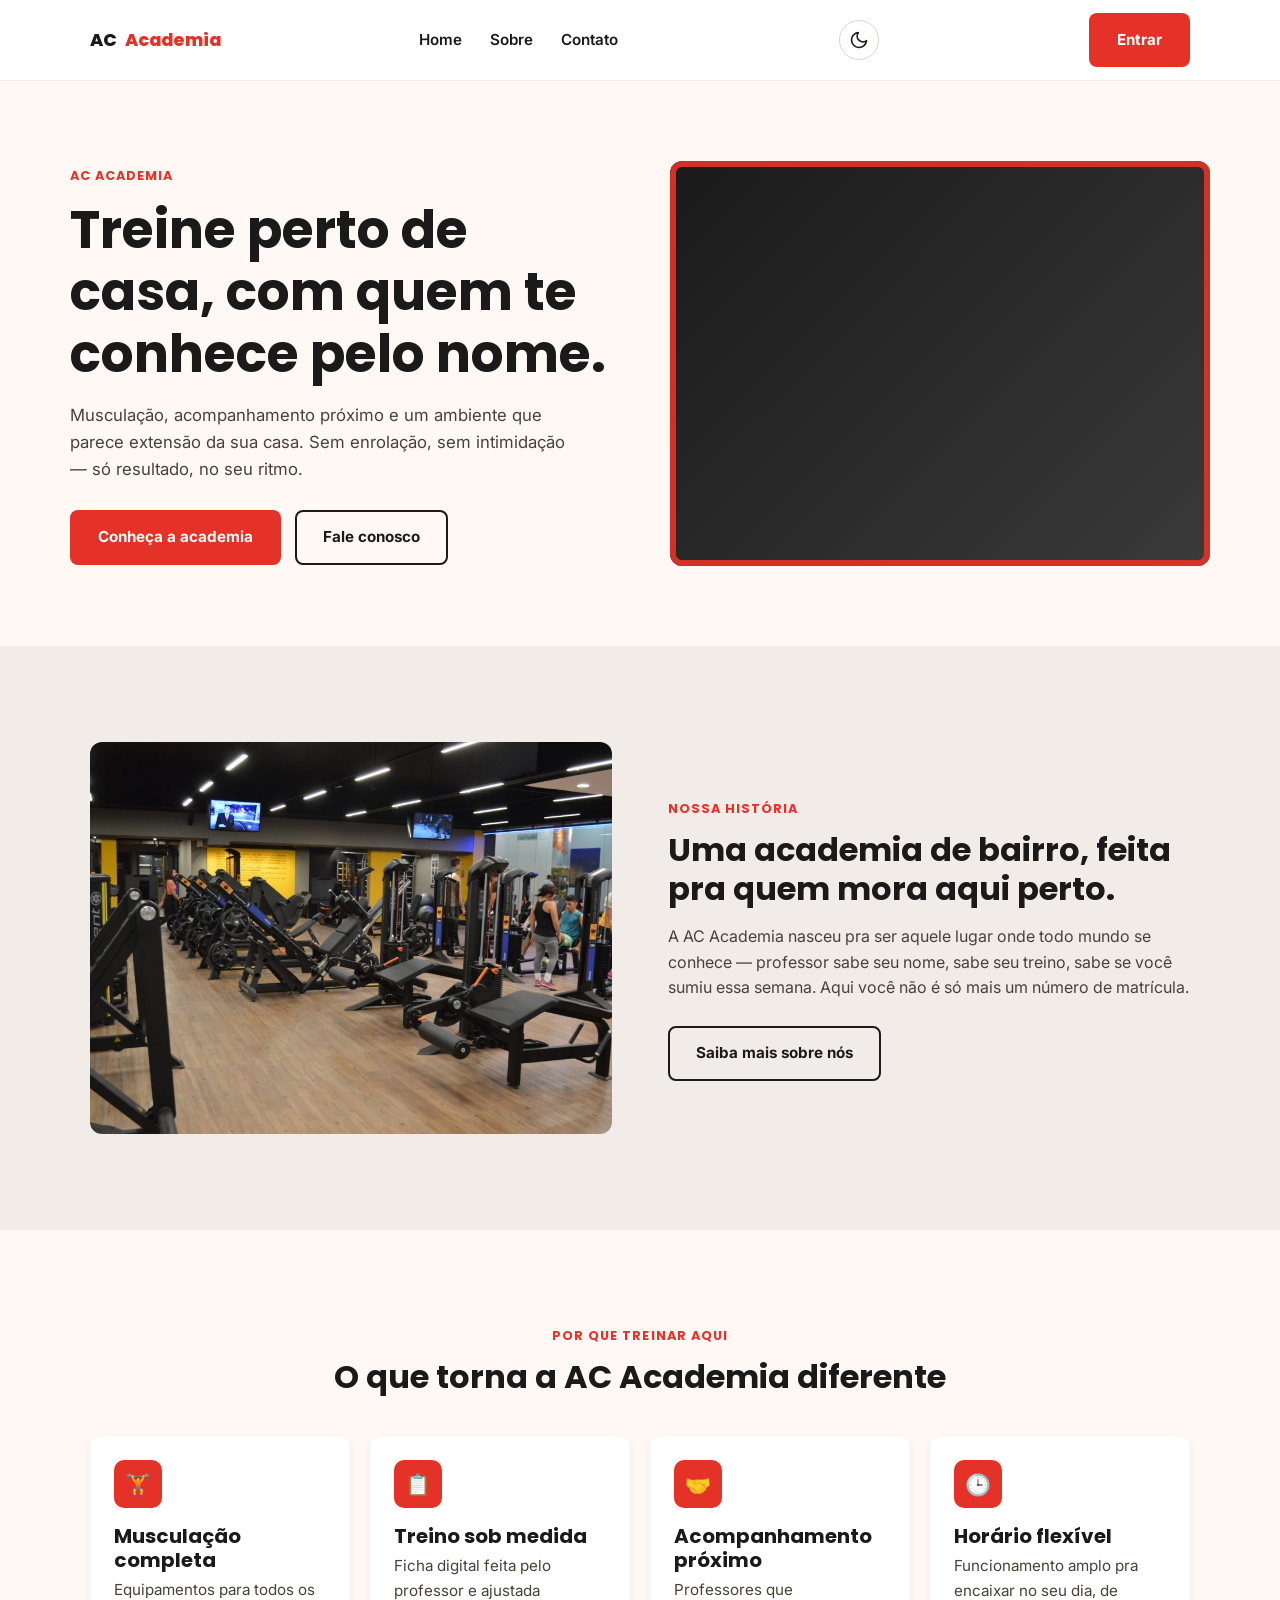
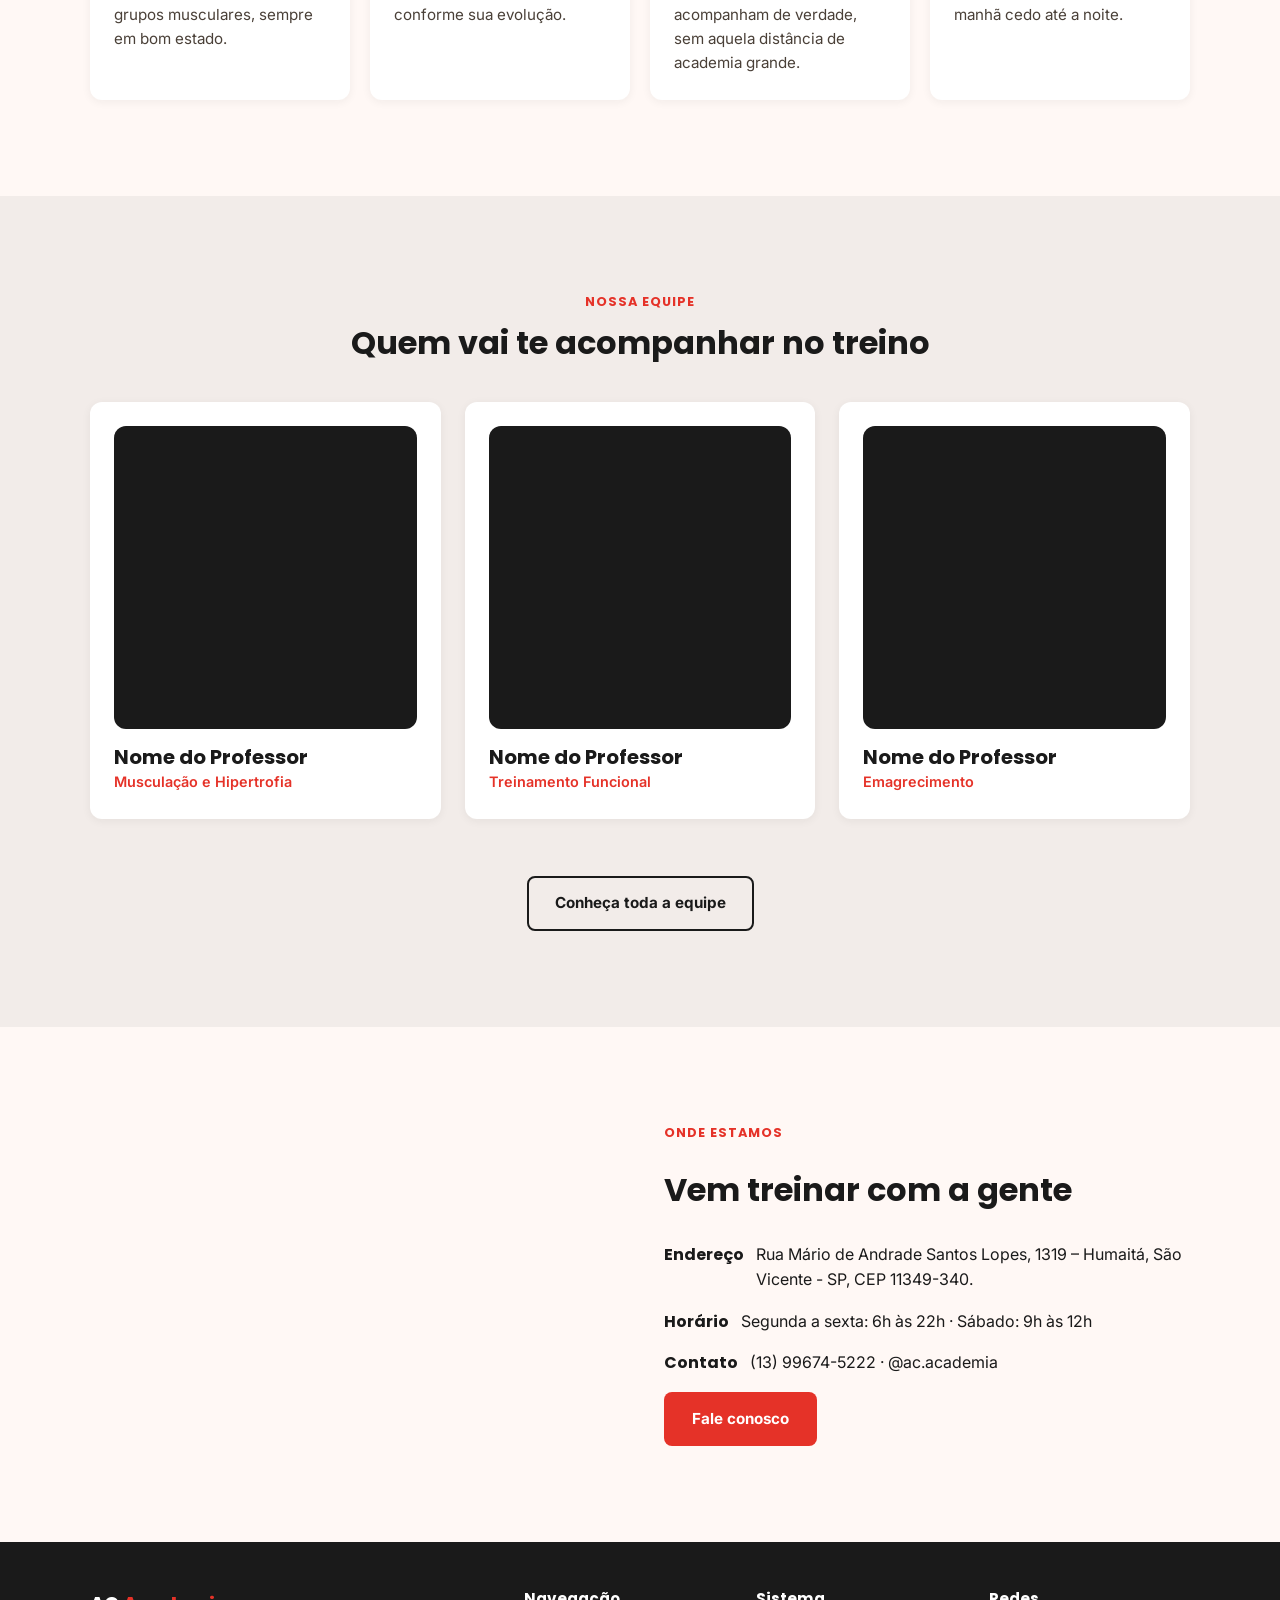
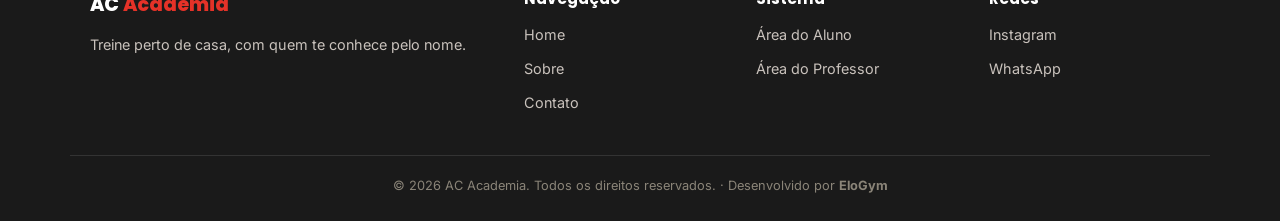
<file: index.html>
<!doctype html>
<html lang="pt-BR">
  <head>
    <meta charset="UTF-8" />
    <meta name="viewport" content="width=device-width, initial-scale=1.0" />
    <title>AC Academia — Treine perto de casa</title>
    <link rel="stylesheet" href="css/style.css" />
    <!-- MODO ESCURO: roda antes da página aparecer, pra não piscar branco (mesmo script do includes/layout.php).
         Usa a escolha salva; se a pessoa nunca escolheu, segue o tema do celular/computador. -->
    <script>
      (function () {
        var tema = null;
        try { tema = localStorage.getItem("tema"); } catch (e) {}
        if (!tema && window.matchMedia && window.matchMedia("(prefers-color-scheme: dark)").matches) tema = "escuro";
        if (tema === "escuro") document.documentElement.setAttribute("data-tema", "escuro");
      })();
    </script>
    <link rel="icon" type="image/x-icon" href="favicon.ico" />
  </head>
  <body>
    <!-- HEADER -->
    <header class="header">
      <div class="container header__inner">
        <a href="index.html" class="header__logo">AC <span>Academia</span></a>

        <nav class="header__menu">
          <a href="index.html">Home</a>
          <a href="sobre.html">Sobre</a>
          <a href="contato.html">Contato</a>
        </nav>

        <!-- Botão do modo escuro (mesmo HTML do botao_tema() do includes/layout.php) -->
        <button type="button" class="tema-toggle" data-tema-toggle aria-label="Alternar modo escuro" title="Modo escuro">
          <svg class="tema-toggle__lua" viewBox="0 0 24 24" aria-hidden="true"><path d="M21 12.8A9 9 0 1 1 11.2 3a7 7 0 0 0 9.8 9.8z"/></svg>
          <svg class="tema-toggle__sol" viewBox="0 0 24 24" aria-hidden="true"><circle cx="12" cy="12" r="4.5"/><path d="M12 1.5v2.5M12 20v2.5M4.6 4.6l1.8 1.8M17.6 17.6l1.8 1.8M1.5 12H4M20 12h2.5M4.6 19.4l1.8-1.8M17.6 6.4l1.8-1.8"/></svg>
        </button>

        <a href="login.php" class="btn btn--primario header__cta">Entrar</a>

        <button class="header__toggle" aria-label="Abrir menu">
          <span></span><span></span><span></span>
        </button>
      </div>
    </header>

    <!-- HERO -->
    <section class="container hero__inner">
      <div class="hero__texto">
        <span class="eyebrow">AC Academia</span>
        <h1>Treine perto de casa, com quem te conhece pelo nome.</h1>
        <p>
          Musculação, acompanhamento próximo e um ambiente que parece extensão
          da sua casa. Sem enrolação, sem intimidação — só resultado, no seu
          ritmo.
        </p>
        <div class="hero__acoes">
          <a href="sobre.html" class="btn btn--primario">Conheça a academia</a>
          <a href="contato.html" class="btn btn--secundario">Fale conosco</a>
        </div>
      </div>
      <div class="hero__foto">
        <!-- Substituir por foto real da academia -->
      </div>
    </section>

    <!-- SOBRE RESUMIDO -->
    <section class="secao secao--alt">
      <div class="container sobre__inner">
        <div class="sobre__foto carrossel">
          <img
            src="img/3-dicas-para-aproveitar-melhor-o-espaco-da-academia-1024x681.jpg"
            class="slide slide--ativo"
            alt="Foto da academia"
          />
          <img
            src="img/Equipamentos-foram-reorganizados-para-melhorar-a-fluidez-do-local-1024x830.jpg"
            class="slide"
            alt="Foto da academia"
          />
          <img src="img/IMG_7632.jpg" class="slide" alt="Foto da academia" />
        </div>
        <div>
          <span class="eyebrow">Nossa história</span>
          <h2>Uma academia de bairro, feita pra quem mora aqui perto.</h2>
          <p>
            A AC Academia nasceu pra ser aquele lugar onde todo mundo se conhece
            — professor sabe seu nome, sabe seu treino, sabe se você sumiu essa
            semana. Aqui você não é só mais um número de matrícula.
          </p>
          <br />
          <a href="sobre.html" class="btn btn--secundario"
            >Saiba mais sobre nós</a
          >
        </div>
      </div>
    </section>

    <!-- DIFERENCIAIS -->
    <section class="secao">
      <div class="container">
        <div class="titulo-secao">
          <span class="eyebrow">Por que treinar aqui</span>
          <h2>O que torna a AC Academia diferente</h2>
        </div>

        <div class="grid-diferenciais">
          <div class="diferencial card">
            <div class="diferencial__icone">🏋️</div>
            <h3>Musculação completa</h3>
            <p>
              Equipamentos para todos os grupos musculares, sempre em bom
              estado.
            </p>
          </div>
          <div class="diferencial card">
            <div class="diferencial__icone">📋</div>
            <h3>Treino sob medida</h3>
            <p>
              Ficha digital feita pelo professor e ajustada conforme sua
              evolução.
            </p>
          </div>
          <div class="diferencial card">
            <div class="diferencial__icone">🤝</div>
            <h3>Acompanhamento próximo</h3>
            <p>
              Professores que acompanham de verdade, sem aquela distância de
              academia grande.
            </p>
          </div>
          <div class="diferencial card">
            <div class="diferencial__icone">🕒</div>
            <h3>Horário flexível</h3>
            <p>
              Funcionamento amplo pra encaixar no seu dia, de manhã cedo até a
              noite.
            </p>
          </div>
        </div>
      </div>
    </section>

    <!-- PROFESSORES (PREVIEW) -->
    <section class="secao secao--alt">
      <div class="container">
        <div class="titulo-secao">
          <span class="eyebrow">Nossa equipe</span>
          <h2>Quem vai te acompanhar no treino</h2>
        </div>

        <div class="grid-professores">
          <div class="card">
            <div class="professor__foto"></div>
            <h3>Nome do Professor</h3>
            <span class="professor__especialidade"
              >Musculação e Hipertrofia</span
            >
          </div>
          <div class="card">
            <div class="professor__foto"></div>
            <h3>Nome do Professor</h3>
            <span class="professor__especialidade">Treinamento Funcional</span>
          </div>
          <div class="card">
            <div class="professor__foto"></div>
            <h3>Nome do Professor</h3>
            <span class="professor__especialidade">Emagrecimento</span>
          </div>
        </div>

        <br />
        <div style="text-align: center; margin-top: 32px">
          <a href="sobre.html" class="btn btn--secundario"
            >Conheça toda a equipe</a
          >
        </div>
      </div>
    </section>

    <!-- LOCALIZAÇÃO -->
    <section class="secao">
      <div class="container local__inner">
        <div class="local__mapa">
          <iframe
            src="https://www.google.com/maps/embed?pb=!1m18!1m12!1m3!1d3684.1723627241468!2d-46.45461062461435!3d-23.953677978532298!2m3!1f0!2f0!3f0!3m2!1i1024!2i768!4f13.1!3m3!1m2!1s0x94ce19002da0b2c3%3A0x9956d0719022ccfa!2sAC%20Academia!5e1!3m2!1spt-BR!2sus!4v1794964591736!5m2!1spt-BR!2sus"
            width="600"
            height="450"
            style="border: 0"
            allowfullscreen=""
            loading="lazy"
            referrerpolicy="strict-origin-when-cross-origin"
          ></iframe>
        </div>
        <div class="local__info">
          <span class="eyebrow">Onde estamos</span>
          <h2>Vem treinar com a gente</h2>
          <div class="local__item">
            <strong>Endereço</strong>
            <span
              >Rua Mário de Andrade Santos Lopes, 1319 – Humaitá, São Vicente -
              SP, CEP 11349-340.</span
            >
          </div>
          <div class="local__item">
            <strong>Horário</strong>
            <span>Segunda a sexta: 6h às 22h · Sábado: 9h às 12h</span>
          </div>
          <div class="local__item">
            <strong>Contato</strong>
            <span>(13) 99674-5222 · @ac.academia</span>
          </div>
          <a
            href="contato.html"
            class="btn btn--primario"
            style="width: fit-content"
            >Fale conosco</a
          >
        </div>
      </div>
    </section>

    <!-- FOOTER -->
    <footer class="footer">
      <div class="container footer__inner">
        <div>
          <div class="footer__logo">AC <span>Academia</span></div>
          <p>Treine perto de casa, com quem te conhece pelo nome.</p>
        </div>
        <div>
          <h4>Navegação</h4>
          <ul>
            <li><a href="index.html">Home</a></li>
            <li><a href="sobre.html">Sobre</a></li>
            <li><a href="contato.html">Contato</a></li>
          </ul>
        </div>
        <div>
          <h4>Sistema</h4>
          <ul>
            <li><a href="login.php">Área do Aluno</a></li>
            <li><a href="login.php">Área do Professor</a></li>
          </ul>
        </div>
        <div>
          <h4>Redes</h4>
          <ul>
            <li>
              <a href="https://www.instagram.com/ac.academia/">Instagram</a>
            </li>
            <li>
              <a
                href="https://wa.me/5513996745222?text=Olá!%20Vim%20pelo%20site%20e%20quero%20saber%20mais%20sobre%20a%20academia."
                target="_blank"
                rel="noopener"
                >WhatsApp</a
              >
            </li>
          </ul>
        </div>
      </div>
      <div class="container footer__bottom">
        © 2026 AC Academia. Todos os direitos reservados. · Desenvolvido por
        <strong>EloGym</strong>
      </div>
    </footer>
    <script src="js/script.js"></script>
  </body>
</html>
</file>
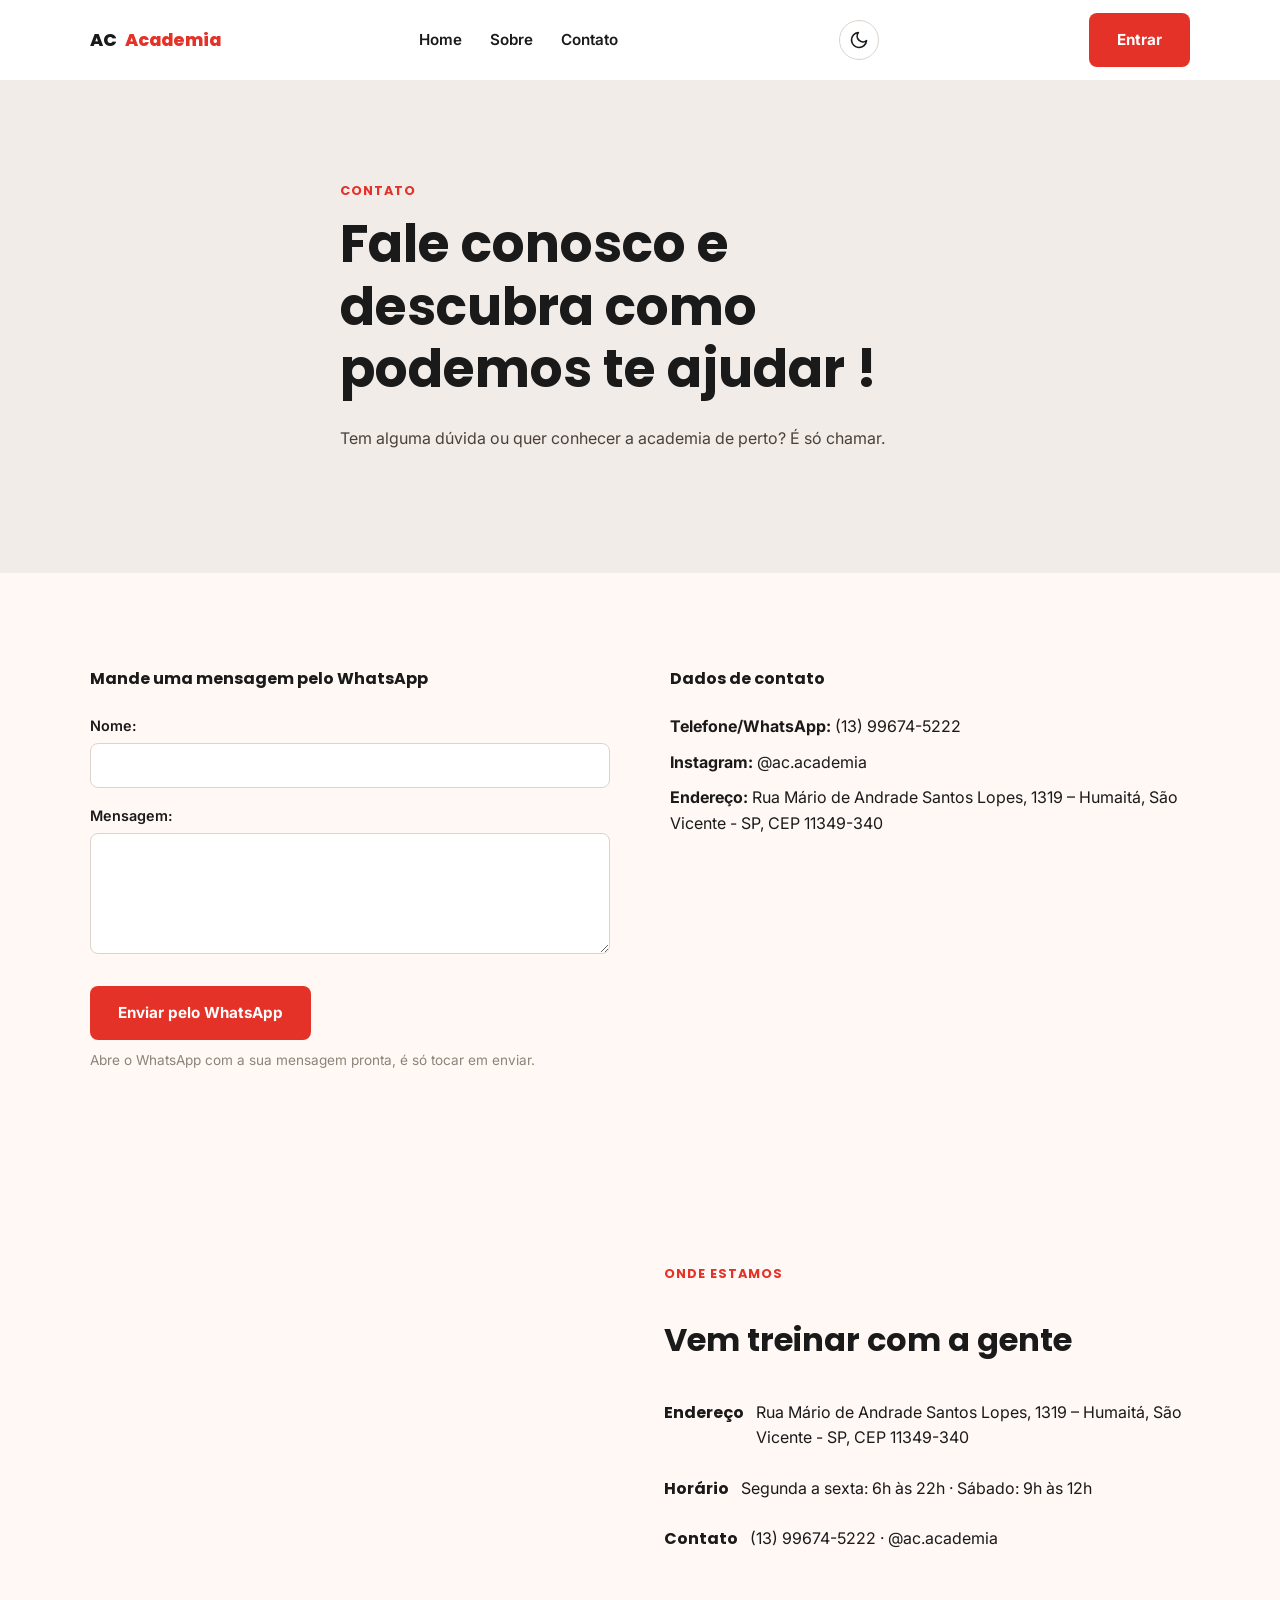
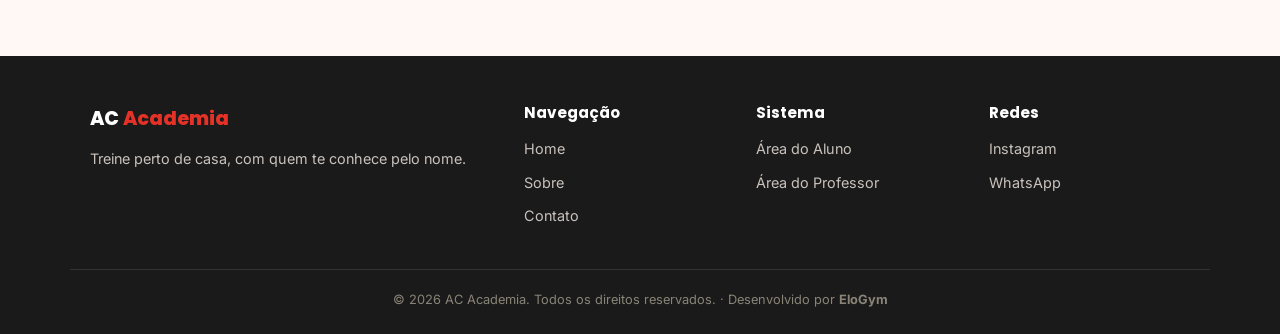
<file: contato.html>
<!doctype html>
<html lang="pt-BR">
  <head>
    <meta charset="UTF-8" />
    <meta name="viewport" content="width=device-width, initial-scale=1.0" />
    <title>AC Academia — Treine perto de casa</title>
    <link rel="stylesheet" href="css/style.css" />
    <!-- MODO ESCURO: roda antes da página aparecer, pra não piscar branco (mesmo script do includes/layout.php).
         Usa a escolha salva; se a pessoa nunca escolheu, segue o tema do celular/computador. -->
    <script>
      (function () {
        var tema = null;
        try { tema = localStorage.getItem("tema"); } catch (e) {}
        if (!tema && window.matchMedia && window.matchMedia("(prefers-color-scheme: dark)").matches) tema = "escuro";
        if (tema === "escuro") document.documentElement.setAttribute("data-tema", "escuro");
      })();
    </script>
    <link rel="icon" type="image/x-icon" href="favicon.ico" />
  </head>
  <body>
    <!-- HEADER -->
    <header class="header">
      <div class="container header__inner">
        <a href="index.html" class="header__logo">AC <span>Academia</span></a>

        <nav class="header__menu">
          <a href="index.html">Home</a>
          <a href="sobre.html">Sobre</a>
          <a href="contato.html">Contato</a>
        </nav>

        <!-- Botão do modo escuro (mesmo HTML do botao_tema() do includes/layout.php) -->
        <button type="button" class="tema-toggle" data-tema-toggle aria-label="Alternar modo escuro" title="Modo escuro">
          <svg class="tema-toggle__lua" viewBox="0 0 24 24" aria-hidden="true"><path d="M21 12.8A9 9 0 1 1 11.2 3a7 7 0 0 0 9.8 9.8z"/></svg>
          <svg class="tema-toggle__sol" viewBox="0 0 24 24" aria-hidden="true"><circle cx="12" cy="12" r="4.5"/><path d="M12 1.5v2.5M12 20v2.5M4.6 4.6l1.8 1.8M17.6 17.6l1.8 1.8M1.5 12H4M20 12h2.5M4.6 19.4l1.8-1.8M17.6 6.4l1.8-1.8"/></svg>
        </button>

        <a href="login.php" class="btn btn--primario header__cta">Entrar</a>

        <button class="header__toggle" aria-label="Abrir menu">
          <span></span><span></span><span></span>
        </button>
      </div>
    </header>

    <section class="secao secao--alt">
      <div class="container banner-simples">
        <span class="eyebrow">Contato</span>
        <h1>Fale conosco e descubra como podemos te ajudar !</h1>
        <br />
        <p>
          Tem alguma dúvida ou quer conhecer a academia de perto? É só chamar.
        </p>
        <br />
      </div>
    </section>

    <section class="secao">
      <div class="container contato__inner">
        <div>
          <h4>Mande uma mensagem pelo WhatsApp</h4>
          <br />
          <!-- Não envia pro servidor: o JavaScript monta a mensagem e abre a conversa
               no WhatsApp da academia, com o texto pronto (js/script.js) -->
          <form id="form-whatsapp" data-whatsapp="5513996745222">
            <label for="nome">Nome:</label>
            <input type="text" id="nome" name="nome" maxlength="80" required />

            <label for="mensagem">Mensagem:</label>
            <textarea id="mensagem" name="mensagem" rows="5" maxlength="1000" required></textarea>

            <button type="submit" class="btn btn--primario">Enviar pelo WhatsApp</button>
            <small class="contato__dica">Abre o WhatsApp com a sua mensagem pronta, é só tocar em enviar.</small>
          </form>
        </div>

        <div>
          <h4>Dados de contato</h4>
          <br />
          <ul>
            <li><strong>Telefone/WhatsApp:</strong> (13) 99674-5222</li>
            <li><strong>Instagram:</strong> @ac.academia</li>
            
            <li>
              <strong>Endereço:</strong> Rua Mário de Andrade Santos Lopes, 1319 – Humaitá, São Vicente - SP, CEP 11349-340
            </li>
          </ul>
        </div>
      </div>
    </section>

    <section class="secao">
      <div class="container local__inner">
        <div class="local__mapa">
          <iframe src="https://www.google.com/maps/embed?pb=!1m18!1m12!1m3!1d3684.1723627241468!2d-46.45461062461435!3d-23.953677978532298!2m3!1f0!2f0!3f0!3m2!1i1024!2i768!4f13.1!3m3!1m2!1s0x94ce19002da0b2c3%3A0x9956d0719022ccfa!2sAC%20Academia!5e1!3m2!1spt-BR!2sus!4v1794964591736!5m2!1spt-BR!2sus" width="600" height="450" style="border:0;" allowfullscreen="" loading="lazy" referrerpolicy="strict-origin-when-cross-origin"></iframe>
        </div>
        <div class="local__info">
          <span class="eyebrow">Onde estamos</span>
          <h2>Vem treinar com a gente</h2>
          <div class="local__item">
            <strong>Endereço</strong>
            <span>Rua Mário de Andrade Santos Lopes, 1319 – Humaitá, São Vicente - SP, CEP 11349-340</span>
          </div>
          <div class="local__item">
            <strong>Horário</strong>
            <span>Segunda a sexta: 6h às 22h · Sábado: 9h às 12h</span>
          </div>
          <div class="local__item">
            <strong>Contato</strong>
            <span>(13) 99674-5222 · @ac.academia</span>
          </div>
        </div>
      </div>
    </section>

    <footer class="footer">
      <div class="container footer__inner">
        <div>
          <div class="footer__logo">AC <span>Academia</span></div>
          <p>Treine perto de casa, com quem te conhece pelo nome.</p>
        </div>
        <div>
          <h4>Navegação</h4>
          <ul>
            <li><a href="index.html">Home</a></li>
            <li><a href="sobre.html">Sobre</a></li>
            <li><a href="contato.html">Contato</a></li>
          </ul>
        </div>
        <div>
          <h4>Sistema</h4>
          <ul>
            <li><a href="login.php">Área do Aluno</a></li>
            <li><a href="login.php">Área do Professor</a></li>
          </ul>
        </div>
        <div>
          <h4>Redes</h4>
          <ul>
            <li><a href="https://www.instagram.com/ac.academia/">Instagram</a></li>
            <li><a href="https://wa.me/5513996745222?text=Olá!%20Vim%20pelo%20site%20e%20quero%20saber%20mais%20sobre%20a%20academia." target="_blank" rel="noopener">WhatsApp</a></li>
          </ul>
        </div>
      </div>
      <div class="container footer__bottom">
        © 2026 AC Academia. Todos os direitos reservados. · Desenvolvido por <strong>EloGym</strong>
      </div>
    </footer>
    <script src="js/script.js"></script>
  </body>
</html>
</file>
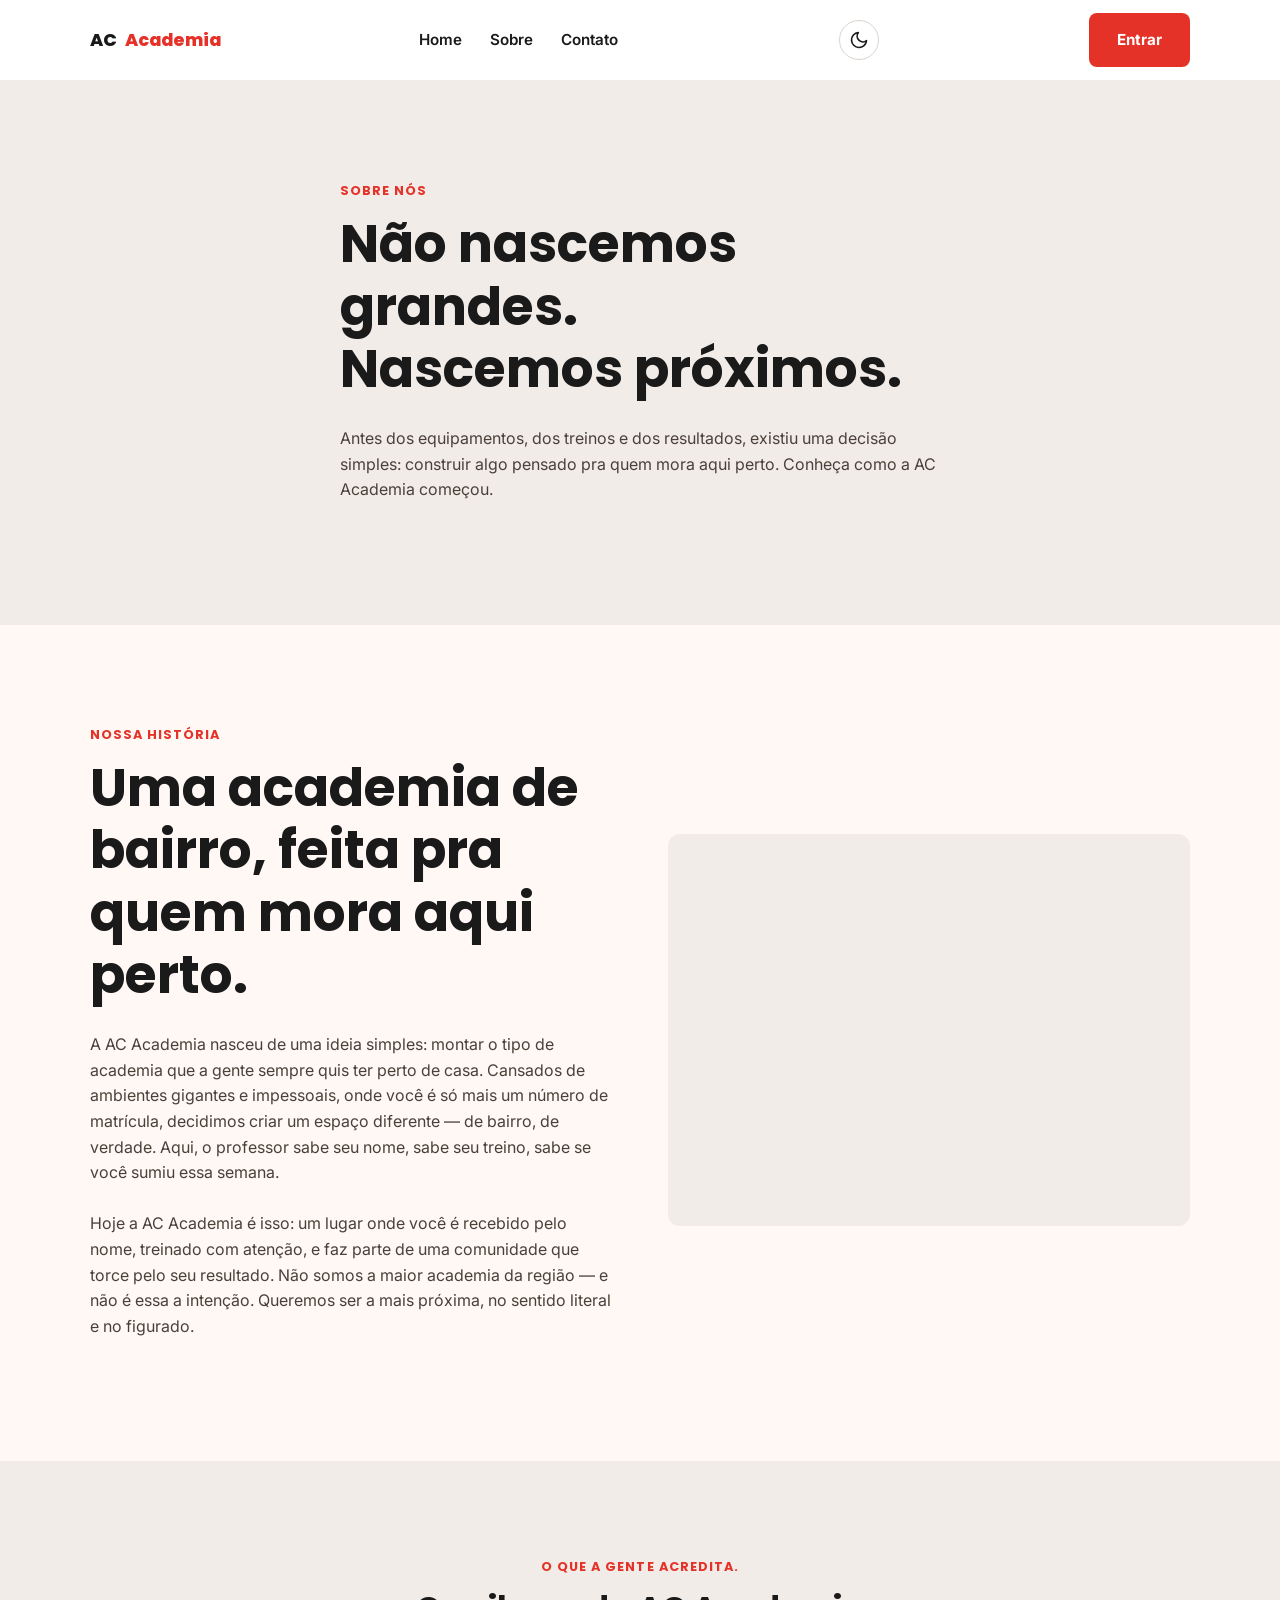
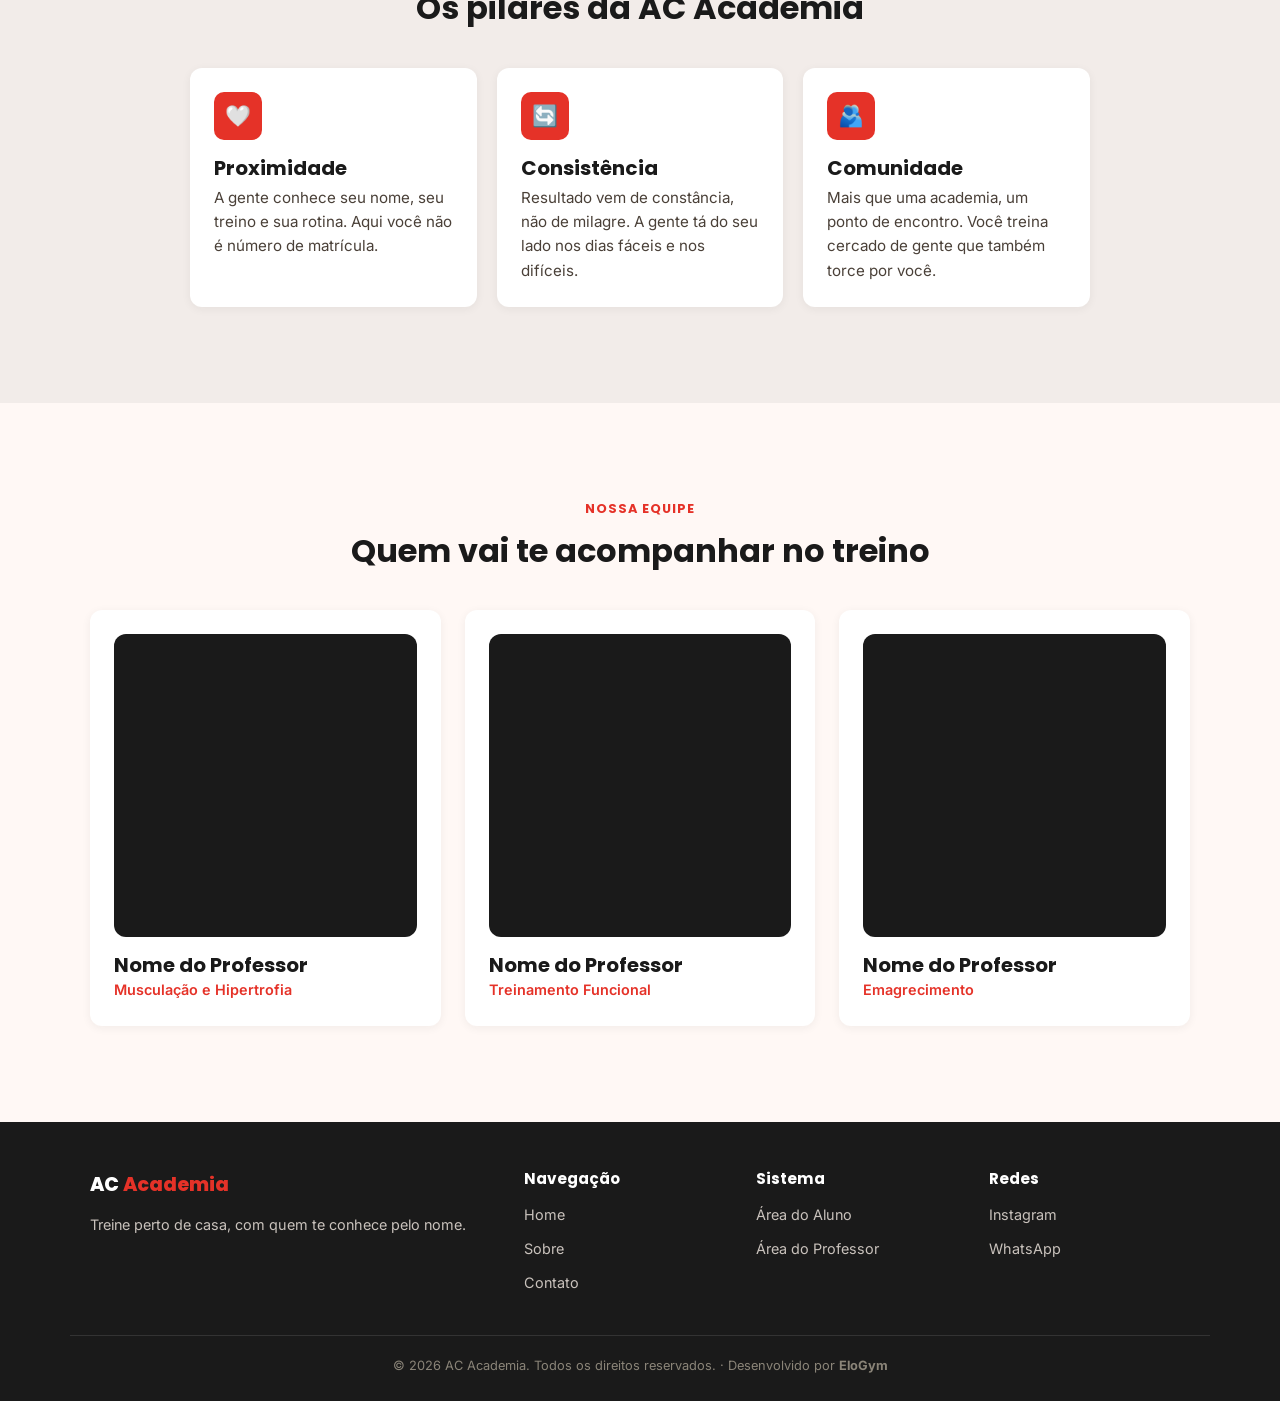
<file: sobre.html>
<!doctype html>
<html lang="pt-BR">
  <head>
    <meta charset="UTF-8" />
    <meta name="viewport" content="width=device-width, initial-scale=1.0" />
    <title>AC Academia — Treine perto de casa</title>
    <link rel="stylesheet" href="css/style.css" />
    <!-- MODO ESCURO: roda antes da página aparecer, pra não piscar branco (mesmo script do includes/layout.php).
         Usa a escolha salva; se a pessoa nunca escolheu, segue o tema do celular/computador. -->
    <script>
      (function () {
        var tema = null;
        try { tema = localStorage.getItem("tema"); } catch (e) {}
        if (!tema && window.matchMedia && window.matchMedia("(prefers-color-scheme: dark)").matches) tema = "escuro";
        if (tema === "escuro") document.documentElement.setAttribute("data-tema", "escuro");
      })();
    </script>
    <link rel="icon" type="image/x-icon" href="favicon.ico" />
  </head>
  <body>
    <!-- HEADER -->
    <header class="header">
      <div class="container header__inner">
        <a href="index.html" class="header__logo">AC <span>Academia</span></a>

        <nav class="header__menu">
          <a href="index.html">Home</a>
          <a href="sobre.html">Sobre</a>
          <a href="contato.html">Contato</a>
        </nav>

        <!-- Botão do modo escuro (mesmo HTML do botao_tema() do includes/layout.php) -->
        <button type="button" class="tema-toggle" data-tema-toggle aria-label="Alternar modo escuro" title="Modo escuro">
          <svg class="tema-toggle__lua" viewBox="0 0 24 24" aria-hidden="true"><path d="M21 12.8A9 9 0 1 1 11.2 3a7 7 0 0 0 9.8 9.8z"/></svg>
          <svg class="tema-toggle__sol" viewBox="0 0 24 24" aria-hidden="true"><circle cx="12" cy="12" r="4.5"/><path d="M12 1.5v2.5M12 20v2.5M4.6 4.6l1.8 1.8M17.6 17.6l1.8 1.8M1.5 12H4M20 12h2.5M4.6 19.4l1.8-1.8M17.6 6.4l1.8-1.8"/></svg>
        </button>

        <a href="login.php" class="btn btn--primario header__cta">Entrar</a>

        <button class="header__toggle" aria-label="Abrir menu">
          <span></span><span></span><span></span>
        </button>
      </div>
    </header>

    <section class="secao secao--alt">
        <div class="container banner-simples">
          <span class="eyebrow">Sobre nós</span>
          <h1>Não nascemos grandes. <br>
            Nascemos próximos.</h1>
          <br />
          <p>
            Antes dos equipamentos, dos treinos e dos resultados, existiu uma
            decisão simples: construir algo pensado pra quem mora aqui perto.
            Conheça como a AC Academia começou.
          </p>
          <br />
        </div>
      </div>
    </section>

    <section class="secao">
      <div class="container sobre__inner">
        <div>
          <span class="eyebrow">Nossa história</span>
          <h1>Uma academia de bairro, feita pra quem mora aqui perto.</h1><br />
          <p>
            A AC Academia nasceu de uma ideia simples: montar o tipo de academia
            que a gente sempre quis ter perto de casa. Cansados de ambientes
            gigantes e impessoais, onde você é só mais um número de matrícula,
            decidimos criar um espaço diferente — de bairro, de verdade. Aqui, o
            professor sabe seu nome, sabe seu treino, sabe se você sumiu essa
            semana.
          </p>
          <br />
          <p>
            Hoje a AC Academia é isso: um lugar onde você é recebido pelo nome,
            treinado com atenção, e faz parte de uma comunidade que torce pelo
            seu resultado. Não somos a maior academia da região — e não é essa a
            intenção. Queremos ser a mais próxima, no sentido literal e no
            figurado.
          </p>
        </div>
        <div class="sobre__foto"><!-- Foto real da fachada/ambiente --></div>
      </div><br />
    </section>

    
      <section class="secao secao--alt">
      <div class="container">
        <div class="titulo-secao">
          <span class="eyebrow">O que a gente acredita.</span>
          <h2>Os pilares da AC Academia</h2>
        </div>

        <div class="grid-pilares">
          <div class="diferencial card">
            <div class="diferencial__icone">🤍</div>
            <h3>Proximidade</h3>
            <p>
              A gente conhece seu nome, seu treino e sua rotina.
              Aqui você não é número de matrícula.
            </p>
          </div>
          <div class="diferencial card">
            <div class="diferencial__icone">🔄</div>
            <h3>Consistência</h3>
            <p>
              Resultado vem de constância, não de milagre.
              A gente tá do seu lado nos dias fáceis e nos difíceis.
            </p>
          </div>
          <div class="diferencial card">
            <div class="diferencial__icone">🫂</div>
            <h3>Comunidade</h3>
            <p>
              Mais que uma academia, um ponto de encontro.
              Você treina cercado de gente que também torce por você.
            </p>
          </div>
        </div>
      </div>
    </section>


    <section class="secao">
      <div class="container">
        <div class="titulo-secao">
          <span class="eyebrow">Nossa equipe</span>
          <h2>Quem vai te acompanhar no treino</h2>
        </div>

        <div class="grid-professores">
          <div class="card">
            <div class="professor__foto"></div>
            <h3>Nome do Professor</h3>
            <span class="professor__especialidade"
              >Musculação e Hipertrofia</span
            >
          </div>
          <div class="card">
            <div class="professor__foto"></div>
            <h3>Nome do Professor</h3>
            <span class="professor__especialidade">Treinamento Funcional</span>
          </div>
          <div class="card">
            <div class="professor__foto"></div>
            <h3>Nome do Professor</h3>
            <span class="professor__especialidade">Emagrecimento</span>
          </div>
        </div>
      </div>

    </section>

    <footer class="footer">
      <div class="container footer__inner">
        <div>
          <div class="footer__logo">AC <span>Academia</span></div>
          <p>Treine perto de casa, com quem te conhece pelo nome.</p>
        </div>
        <div>
          <h4>Navegação</h4>
          <ul>
            <li><a href="index.html">Home</a></li>
            <li><a href="sobre.html">Sobre</a></li>
            <li><a href="contato.html">Contato</a></li>
          </ul>
        </div>
        <div>
          <h4>Sistema</h4>
          <ul>
            <li><a href="login.php">Área do Aluno</a></li>
            <li><a href="login.php">Área do Professor</a></li>
          </ul>
        </div>
        <div>
          <h4>Redes</h4>
          <ul>
            <li><a href="#">Instagram</a></li>
            <li><a href="#">WhatsApp</a></li>
          </ul>
        </div>
      </div>
      <div class="container footer__bottom">
        © 2026 AC Academia. Todos os direitos reservados. · Desenvolvido por <strong>EloGym</strong>
      </div>
    </footer>
    <script src="js/script.js"></script>
  </body>
</html>
</file>
<file: css/style.css>
/* ===========================
   AC ACADEMIA — style.css
   Mobile-first. Base = celular, media queries ampliam.
   =========================== */

/* ---- Fontes ---- */
@import url("https://fonts.googleapis.com/css2?family=Poppins:wght@600;700;800&family=Inter:wght@400;500;600&display=swap");

/* ---- Reset básico ---- */
*,
*::before,
*::after {
  box-sizing: border-box;
  margin: 0;
  padding: 0;
}

html {
  scroll-behavior: smooth;
}

body {
  font-family: "Inter", sans-serif;
  font-size: 1rem;
  line-height: 1.6;
  color: var(--texto);
  background: var(--creme);
  -webkit-font-smoothing: antialiased;
}

img {
  max-width: 100%;
  display: block;
}
a {
  text-decoration: none;
  color: inherit;
}
ul {
  list-style: none;
}
button {
  font-family: inherit;
  line-height: inherit; /* sem isso o <button> fica mais baixo que um <a class="btn"> */
  cursor: pointer;
}

/* ---- Variáveis de design ---- */
:root {
  --vermelho: #e53228;
  --vermelho-escuro: #c22a20;
  --vermelho-claro: #fdecea;
  --verde: #1e7a3c;
  --verde-claro: #e6f4ea;
  --preto: #1a1a1a;
  --creme: #fff8f5;
  --cinza-claro: #f2ece9;
  --cinza-texto: #8a8478;
  --borda: #ddd3cc;
  --branco: #ffffff;

  /* Cores "com significado" (mudam no modo escuro, no fim do arquivo) */
  --texto: var(--preto);        /* texto principal */
  --texto-suave: #4a4038;       /* parágrafos */
  --superficie: var(--branco);  /* fundo de cards, campos e header */
  --amarelo: #8a6100;           /* status "Em andamento" */
  --amarelo-claro: #fff4d6;
  --laranja: #b2510c;           /* status "Vence logo" */
  --laranja-claro: #ffead9;

  --font-titulo: "Poppins", sans-serif;
  --font-corpo: "Inter", sans-serif;

  --raio: 8px;
  --raio-card: 12px;

  --espaco-secao: 48px;
  --container-max: 1140px;
}

@media (min-width: 1024px) {
  :root {
    --espaco-secao: 96px;
  }
}

/* ---- Foco visível (acessibilidade) ---- */
:focus-visible {
  outline: 3px solid var(--vermelho);
  outline-offset: 2px;
}

/* ---- Utilitários ---- */
.container {
  width: 100%;
  max-width: var(--container-max);
  margin: 0 auto;
  padding: 0 20px;
}

/* Área principal das páginas do sistema (respiro em cima e embaixo) */
.pagina {
  padding-top: 24px;
  padding-bottom: 48px;
}

.secao {
  padding: var(--espaco-secao) 0;
}

.secao--alt {
  background: var(--cinza-claro);
}

.eyebrow {
  display: inline-block;
  font-family: var(--font-titulo);
  font-weight: 700;
  font-size: 0.8rem;
  letter-spacing: 0.08em;
  text-transform: uppercase;
  color: var(--vermelho);
  margin-bottom: 12px;
}

h1,
h2,
h3,
h4 {
  font-family: var(--font-titulo);
  font-weight: 700;
  line-height: 1.2;
  color: var(--texto);
}

h1 {
  font-size: 1.9rem;
}
h2 {
  font-size: 1.5rem;
  margin-bottom: 16px;
}
h3 {
  font-size: 1.15rem;
}

p {
  color: var(--texto-suave);
}

.titulo-secao {
  text-align: center;
  max-width: 620px;
  margin: 0 auto 40px;
}
.titulo-secao .eyebrow,
.titulo-secao h2 {
  display: block;
}
.titulo-secao h2 {
  margin-bottom: 8px;
}

@media (min-width: 768px) {
  h1 {
    font-size: 2.75rem;
  }
  h2 {
    font-size: 2rem;
  }
  h3 {
    font-size: 1.25rem;
  }
}

@media (min-width: 1024px) {
  h1 {
    font-size: 3.25rem;
  }
}

/* ---- Botões ---- */
.btn {
  display: inline-flex;
  align-items: center;
  gap: 8px;
  padding: 13px 26px;
  border-radius: var(--raio);
  font-weight: 700;
  font-size: 0.95rem;
  border: 2px solid transparent;
  transition:
    transform 0.15s ease,
    background 0.15s ease;
}

.btn:active {
  transform: scale(0.98);
}

.btn--primario {
  background: var(--vermelho);
  color: var(--branco);
}
.btn--primario:hover {
  background: var(--vermelho-escuro);
}

.btn--secundario {
  background: transparent;
  border-color: var(--texto);
  color: var(--texto);
}
.btn--secundario:hover {
  background: var(--texto);
  color: var(--superficie);
}

.btn--claro {
  background: var(--superficie);
  color: var(--texto);
}

/* ---- Cards ---- */
.card {
  background: var(--superficie);
  border-radius: var(--raio-card);
  padding: 24px;
  box-shadow: 0 2px 10px rgba(26, 26, 26, 0.06);
}

/* ===========================
   HEADER
   =========================== */
.header {
  position: sticky;
  top: 0;
  z-index: 100;
  background: var(--superficie);
  border-bottom: 1px solid var(--cinza-claro);
}

.header__inner {
  display: flex;
  align-items: center;
  justify-content: space-between;
  height: 64px;
}

/* A ordem visual: logo e hambúrguer na 1ª linha; menu e "Sair" embaixo quando o menu abre no celular */
.header__logo {
  order: 1;
  display: flex;
  align-items: center;
  gap: 8px;
  font-family: var(--font-titulo);
  font-weight: 800;
  font-size: 1.1rem;
}
.header__logo span {
  color: var(--vermelho);
}

.header__toggle {
  order: 2;
  display: flex;
  flex-direction: column;
  gap: 5px;
  background: none;
  border: none;
  padding: 8px;
}
.header__toggle span {
  width: 22px;
  height: 2px;
  background: var(--preto);
  border-radius: 2px;
  transition:
    transform 0.2s ease,
    opacity 0.2s ease;
}

.header__menu {
  order: 3;
  display: none;
  align-items: center;
  gap: 28px;
  font-weight: 600;
  font-size: 0.95rem;
}

.header__cta {
  order: 4;
  display: none;
}

/* ---- Menu mobile aberto (o JS coloca a classe .header--aberto no <header>) ---- */
@media (max-width: 1023px) {
  .header--aberto .header__inner {
    flex-wrap: wrap;
    height: auto;
    padding-bottom: 16px;
  }

  /* Mantém a 1ª linha (logo + X) com a mesma altura do header fechado */
  .header--aberto .header__logo {
    min-height: 64px;
  }

  .header--aberto .header__menu {
    display: flex;
    flex-direction: column;
    align-items: flex-start;
    gap: 0;
    width: 100%;
    border-top: 1px solid var(--cinza-claro);
    padding-top: 8px;
  }

  .header--aberto .header__menu a,
  .header--aberto .header__menu p {
    display: block;
    width: 100%;
    padding: 10px 0;
  }

  .header--aberto .header__cta {
    display: inline-flex;
    justify-content: center;
    width: 100%;
    margin-top: 8px;
  }

  /* Hambúrguer vira "X" */
  .header--aberto .header__toggle span:nth-child(1) {
    transform: translateY(7px) rotate(45deg);
  }
  .header--aberto .header__toggle span:nth-child(2) {
    opacity: 0;
  }
  .header--aberto .header__toggle span:nth-child(3) {
    transform: translateY(-7px) rotate(-45deg);
  }
}

@media (min-width: 1024px) {
  .header__inner {
    height: 80px;
  }
  .header__menu {
    display: flex;
  }
  .header__cta {
    display: inline-flex;
  }
  .header__toggle {
    display: none;
  }
}

/* ===========================
   HERO
   =========================== */
.hero__inner {
  display: grid;
  gap: 32px;
  padding: 40px 0;
  align-items: center;
}

.hero__texto p {
  font-size: 1.05rem;
  max-width: 46ch;
  margin: 16px 0 28px;
}

.hero__acoes {
  display: flex;
  flex-wrap: wrap;
  gap: 14px;
}

.hero__foto {
  position: relative;
  border-radius: var(--raio-card);
  overflow: hidden;
  aspect-ratio: 4 / 3;
  background: linear-gradient(135deg, var(--preto), #3a3a3a);
}

.hero__foto::after {
  content: "";
  position: absolute;
  inset: 0;
  border: 6px solid var(--vermelho);
  border-radius: var(--raio-card);
  opacity: 0.9;
  pointer-events: none;
}

.hero__foto img {
  width: 100%;
  height: 100%;
  object-fit: cover;
}

@media (min-width: 1024px) {
  .hero__inner {
    grid-template-columns: 1fr 1fr;
    padding: 80px 0;
    gap: 60px;
  }
}

/* ===========================
   DIFERENCIAIS
   =========================== */
.grid-diferenciais {
  display: grid;
  gap: 20px;
  grid-template-columns: 1fr;
}

.diferencial {
  text-align: left;
}
.diferencial__icone {
  width: 48px;
  height: 48px;
  border-radius: 10px;
  background: var(--vermelho);
  color: var(--branco);
  display: flex;
  align-items: center;
  justify-content: center;
  font-size: 1.3rem;
  margin-bottom: 16px;
}
.diferencial p {
  font-size: 0.95rem;
  margin-top: 6px;
}

@media (min-width: 640px) {
  .grid-diferenciais {
    grid-template-columns: 1fr 1fr;
  }
}
@media (min-width: 1024px) {
  .grid-diferenciais {
    grid-template-columns: repeat(4, 1fr);
  }
}

/* ===========================
   GRID PILARES (3 colunas)
   Usado em: sobre.html — seção "Os pilares da AC Academia"
   =========================== */
.grid-pilares {
  display: grid;
  gap: 20px;
  grid-template-columns: 1fr;
  max-width: 900px;
  margin: 0 auto;
}

@media (min-width: 640px) {
  .grid-pilares {
    grid-template-columns: repeat(3, 1fr);
  }
}

/* ===========================
   SOBRE (resumo)
   =========================== */
.sobre__inner {
  display: grid;
  gap: 28px;
  align-items: center;
}
.sobre__foto {
  border-radius: var(--raio-card);
  aspect-ratio: 4/3;
  background: var(--cinza-claro);
}

@media (min-width: 1024px) {
  .sobre__inner {
    grid-template-columns: 1fr 1fr;
    gap: 56px;
  }
}

/* ===========================
   BANNER SIMPLES (só texto)
   Usado em: sobre.html — seção de abertura "Sobre nós"
   =========================== */
.banner-simples {
  max-width: 640px;
  margin: 0 auto;
  text-align: left;
}

/* ===========================
   PROFESSORES
   =========================== */
.grid-professores {
  display: grid;
  gap: 24px;
  grid-template-columns: 1fr;
}

.professor__foto {
  aspect-ratio: 1/1;
  border-radius: var(--raio-card);
  background: var(--preto);
  margin-bottom: 16px;
}

.professor__especialidade {
  color: var(--vermelho);
  font-weight: 600;
  font-size: 0.9rem;
}

@media (min-width: 640px) {
  .grid-professores {
    grid-template-columns: repeat(3, 1fr);
  }
}

/* ===========================
   LOCALIZAÇÃO
   =========================== */
.local__inner {
  display: grid;
  gap: 24px;
}
.local__mapa {
  border-radius: var(--raio-card);
  overflow: hidden;
  aspect-ratio: 16/9;
}
.local__mapa iframe {
  width: 100%;
  height: 100%;
  border: 0;
}

.local__info {
  display: grid;
  gap: 16px;
}
.local__item {
  display: flex;
  gap: 12px;
  align-items: flex-start;
}
.local__item strong {
  display: block;
  font-family: var(--font-titulo);
}

@media (min-width: 1024px) {
  .local__inner {
    grid-template-columns: 1fr 1fr;
    gap: 48px;
  }
}

/* ===========================
   FOOTER
   =========================== */
.footer {
  background: var(--preto);
  color: var(--branco);
  padding: 48px 0 24px;
}
.footer__inner {
  display: grid;
  gap: 32px;
  margin-bottom: 32px;
}
.footer__logo {
  font-family: var(--font-titulo);
  font-weight: 800;
  font-size: 1.2rem;
  margin-bottom: 12px;
}
.footer__logo span {
  color: var(--vermelho);
}
.footer p,
.footer a {
  color: #c9c2bc;
  font-size: 0.9rem;
}
.footer a:hover {
  color: var(--branco);
}
.footer h4 {
  color: var(--branco);
  font-size: 0.95rem;
  margin-bottom: 14px;
}
.footer ul li {
  margin-bottom: 8px;
}
.footer__bottom {
  border-top: 1px solid #333;
  padding-top: 20px;
  font-size: 0.8rem;
  color: var(--cinza-texto);
  text-align: center;
}

@media (min-width: 768px) {
  .footer__inner {
    grid-template-columns: 2fr 1fr 1fr 1fr;
  }
}

/* ===========================
   CONTATO (formulário + dados lado a lado)
   Usado em: contato.html
   =========================== */
.contato__inner {
  display: grid;
  gap: 32px;
}
@media (min-width: 1024px) {
  .contato__inner {
    grid-template-columns: 1fr 1fr;
    gap: 60px;
  }
}

/* ===========================
   FORMULÁRIO DE CONTATO
   Usado em: contato.html
   =========================== */
.contato__inner form label {
  display: block;
  font-weight: 600;
  font-size: 0.9rem;
  margin-bottom: 6px;
  margin-top: 16px;
}

.contato__inner form label:first-child {
  margin-top: 0;
}

.contato__inner form input,
.contato__inner form textarea {
  width: 100%;
  padding: 12px 14px;
  border: 1px solid var(--borda);
  border-radius: var(--raio);
  font-family: var(--font-corpo);
  font-size: 0.95rem;
  background: var(--superficie);
}

.contato__inner form textarea {
  resize: vertical;
  min-height: 120px;
}

.contato__inner form input:focus,
.contato__inner form textarea:focus {
  outline: none;
  border-color: var(--vermelho);
}

.contato__inner form button {
  margin-top: 24px;
}

/* Dica embaixo do botão "Enviar pelo WhatsApp" */
.contato__dica {
  display: block;
  margin-top: 10px;
  font-size: 0.85rem;
  color: var(--cinza-texto);
}

.contato__inner ul li {
  margin-bottom: 10px;
}

.contato__inner ul li:last-child {
  margin-bottom: 0;
}

/* ===========================
   CARROSSEL DE FOTOS
   Usado em: index.html — seção "Sobre resumido" (.sobre__foto)
   =========================== */
.carrossel {
  position: relative;
  border-radius: var(--raio-card);
  overflow: hidden;
}

.carrossel .slide {
  position: absolute;
  inset: 0;
  width: 100%;
  height: 100%;
  object-fit: cover;
  opacity: 0;
  transition: opacity 0.6s ease;
}

.carrossel .slide--ativo {
  opacity: 1;
}

/* ===========================
   LOGIN E TROCA DE SENHA
   =========================== */
/* Centraliza o card na tela; o padding evita que ele encoste nas bordas no celular */
.login-pagina {
  display: flex;
  justify-content: center;
  align-items: center;
  min-height: 70vh;
  padding: 32px 20px;
}

.login-card h2 {
  margin-bottom: 8px;
}

/* Rótulo que só leitores de tela "veem" (acessibilidade sem mudar o visual) */
.sr-only {
  position: absolute;
  width: 1px;
  height: 1px;
  padding: 0;
  margin: -1px;
  overflow: hidden;
  clip: rect(0, 0, 0, 0);
  white-space: nowrap;
  border: 0;
}

.login-card {
  background: var(--superficie);
  border-radius: var(--raio-card);
  padding: 24px;
  box-shadow: 0 2px 10px rgba(26, 26, 26, 0.06);
  width: 100%;
  max-width: 400px;
}

.login-card form input {
  width: 100%;
  padding: 12px 24px;
  border: 1px solid var(--borda);
  border-radius: var(--raio);
  font-family: var(--font-corpo);
  font-size: 0.95rem;
  background: var(--superficie);
}

.link-secundario {
  display: inline-block;
  margin-top: 16px;
  font-size: 0.9rem;
  font-weight: 600;
  color: var(--texto);
  text-decoration: underline;
  text-underline-offset: 3px;
}

/* "Esqueci minha senha" (login.php): o <summary> parece link e abre o aviso embaixo */
.esqueci-senha summary {
  cursor: pointer;
  list-style: none;
}
.esqueci-senha summary::-webkit-details-marker {
  display: none;
}
.esqueci-senha p {
  margin-top: 10px;
  padding: 12px 14px;
  border-radius: var(--raio);
  background: var(--cinza-claro);
  font-size: 0.9rem;
  color: var(--texto);
}

.link-secundario:hover {
  color: var(--vermelho);
}

/* ===========================
   BOTÃO CADASTRAR EXERCÍCIO
   Ação de destaque neutra, separada dos botões vermelhos da tabela
   =========================== */
.btn--exercicio {
  background: var(--texto);
  color: var(--superficie);
}

.btn--exercicio:hover {
  background: #333333;
}

/* ===========================
   TABELA (cabeçalho + células)
   Estilo genérico pra qualquer <table> do sistema
   =========================== */
th {
  text-align: center;
  padding: 12px 16px;
  border-bottom: 2px solid var(--borda);
  color: var(--texto);
  background-color: var(--cinza-claro);
}

td {
  text-align: center;
  padding: 12px 16px;
  border-bottom: 1px solid var(--borda);
}

table {
  border-collapse: separate;
  width: 100%;
}

/* ===========================
   WRAPPER DA TABELA (scroll no mobile)
   =========================== */
.tabela-wrapper {
  overflow-x: auto;
}

/* ===========================
   CABEÇALHO DO PAINEL (título + botões alinhados nas pontas)
   =========================== */
.painel-cabecalho {
  display: flex;
  justify-content: space-between;
  align-items: center;
  flex-wrap: wrap;
  gap: 16px;
}

/* O título já fica alinhado pelo flex; a margem de baixo do h2 desalinharia */
.painel-cabecalho h2 {
  margin-bottom: 0;
}

/* ===========================
   BOTÃO EDITAR (tabela de alunos)
   =========================== */
.btn--editar {
  background: transparent;
  color: var(--texto);
  border: 2px solid var(--texto);
  min-width: 155px;
  justify-content: center;
}

.btn--editar:hover {
  background: var(--texto);
  color: var(--superficie);
}

/* ===========================
   BOTÃO MONTAR TREINO (tabela de alunos)
   =========================== */
.btn--montar {
  background: var(--vermelho);
  color: var(--branco);
  min-width: 155px;
  justify-content: center;
}

.btn--montar:hover {
  background: var(--vermelho-escuro);
}

/* ===========================
   ABAS DE TREINO (A, B, C, D...)
   Usado em: montar-treino.php (professor) e meu-treino.php (aluno)
   =========================== */
.abas-treino {
  display: flex;
  gap: 12px;
  flex-wrap: wrap;
}

.aba {
  padding: 10px 20px;
  border-radius: var(--raio);
  border: 2px solid var(--borda);
  font-weight: 600;
  color: var(--texto);
  background: var(--superficie);
}

.aba--ativa {
  background: var(--vermelho);
  color: var(--branco);
  border-color: var(--vermelho);
}

.aba--add {
  border-style: dashed;
  color: #999;
}

.aba--add:hover {
  border-color: var(--vermelho);
  color: var(--vermelho);
}

/* ===========================
   FORMULÁRIO DE ADICIONAR EXERCÍCIO
   Usado em: montar-treino.php
   =========================== */
.formulario-exercicio {
  display: none;
  margin-top: 16px;
}

.formulario-exercicio.ativo {
  display: block;
}

/* ===========================
   BOTÃO REMOVER
   =========================== */
.btn--remover {
  background: var(--vermelho);
  color: var(--branco);
  min-width: 155px;
  justify-content: center;
}

.btn--remover:hover {
  background: var(--vermelho-escuro);
}

/* ===========================
   LINHA DO FORMULÁRIO (grid de 2 colunas)
   =========================== */
.form-linha {
  display: grid;
  grid-template-columns: 1fr;
  gap: 12px;
  margin-bottom: 12px;
}

@media (min-width: 640px) {
  .form-linha {
    grid-template-columns: repeat(2, 1fr);
  }
}

/* ===========================
   CAMPOS DO FORMULÁRIO DE EXERCÍCIO
   =========================== */
.formulario-exercicio select,
.formulario-exercicio input,
.form-linha input,
.form-linha select {
  width: 100%;
  padding: 12px 14px;
  border: 1px solid var(--borda);
  border-radius: var(--raio);
  font-family: var(--font-corpo);
  font-size: 0.95rem;
  background: var(--superficie);
}

.formulario-exercicio select:focus,
.formulario-exercicio input:focus,
.form-linha input:focus,
.form-linha select:focus {
  outline: none;
  border-color: var(--vermelho);
}

/* ===========================
   TABELA DE TREINO DO ALUNO
   Usado em: meu-treino.php (aluno)
   =========================== */
.tabela-treino th {
  text-align: left;
  padding: 12px 16px;
  border-bottom: 2px solid var(--borda);
  color: var(--texto);
  background-color: var(--cinza-claro);
}

.tabela-treino td {
  text-align: left;
  padding: 12px 16px;
  border-bottom: 1px solid var(--borda);
}

.tabela-treino {
  border-collapse: separate;
  width: 100%;
}

/* ===========================
   PAINEL: AÇÕES E FORMULÁRIO DE CADASTRO
   =========================== */
.painel-acoes {
  display: flex;
  align-items: center; /* botões e formulários alinhados no meio */
  gap: 12px;
  flex-wrap: wrap;
}

.card-formulario {
  max-width: 480px;
  margin: 24px auto;
}

.form-cadastro label {
  display: block;
  font-weight: 600;
  font-size: 0.9rem;
  margin: 16px 0 6px;
}

.form-cadastro input,
.form-cadastro select {
  width: 100%;
  padding: 12px 14px;
  border: 1px solid var(--borda);
  border-radius: var(--raio);
  font-family: var(--font-corpo);
  font-size: 0.95rem;
  background: var(--superficie);
}

.form-cadastro input:focus,
.form-cadastro select:focus {
  outline: none;
  border-color: var(--vermelho);
}

.form-cadastro small {
  display: block;
  margin-top: 6px;
  color: var(--cinza-texto);
  font-size: 0.8rem;
}

.form-cadastro button {
  margin-top: 24px;
}

/* ===========================
   SIGLAS DE SAÚDE
   Usado em: limitacoes.php, montar-treino.php e cadastrar-aluno.php
   =========================== */
.linha-edicao {
  display: flex;
  gap: 8px;
  align-items: center;
  justify-content: center;
  flex-wrap: wrap;
}

.linha-edicao input {
  padding: 10px 12px;
  border: 1px solid var(--borda);
  border-radius: var(--raio);
  font-family: var(--font-corpo);
  font-size: 0.95rem;
  background: var(--superficie);
  min-width: 200px;
}

.selo-saude {
  display: inline-block;
  padding: 2px 10px;
  border-radius: 999px;
  background: var(--vermelho);
  color: var(--branco);
  font-size: 0.8rem;
  font-weight: 700;
}

.form-cadastro .caixa-saude {
  display: flex;
  align-items: center;
  gap: 8px;
  font-weight: 400;
  margin: 6px 0;
}

.form-cadastro .caixa-saude input {
  width: auto;
  padding: 0;
}

/* ===========================
   ALERTAS (erro e sucesso)
   Uso: <p class="alert alert--erro">...</p> ou <p class="alert alert--sucesso">...</p>
   O ícone (! ou ✓) é desenhado pelo ::before, não precisa de imagem.
   =========================== */
.alert {
  display: flex;
  align-items: flex-start;
  gap: 10px;
  padding: 12px 16px;
  margin-bottom: 16px;
  border: 1px solid;
  border-left-width: 4px;
  border-radius: var(--raio);
  font-size: 0.95rem;
  font-weight: 500;
  line-height: 1.4;
}

.alert::before {
  flex: 0 0 20px;
  height: 20px;
  border-radius: 50%;
  display: inline-flex;
  align-items: center;
  justify-content: center;
  font-size: 0.75rem;
  font-weight: 800;
  color: var(--branco);
}

.alert--erro {
  background: var(--vermelho-claro);
  border-color: #f5c2be;
  border-left-color: var(--vermelho);
  color: #8f1d16;
}
.alert--erro::before {
  content: "!";
  background: var(--vermelho);
}

.alert--sucesso {
  background: var(--verde-claro);
  border-color: #b9dfc4;
  border-left-color: var(--verde);
  color: var(--verde);
}
.alert--sucesso::before {
  content: "✓";
  background: var(--verde);
}

/* ===========================
   BADGES (status em pílula)
   Usado em: professor.php — coluna "Treino (Status)"
   =========================== */
.badge {
  display: inline-flex;
  align-items: center;
  gap: 6px;
  padding: 4px 12px;
  border-radius: 999px;
  font-size: 0.8rem;
  font-weight: 700;
  white-space: nowrap;
}

/* Bolinha colorida antes do texto */
.badge::before {
  content: "";
  width: 6px;
  height: 6px;
  border-radius: 50%;
  background: currentColor;
}

.badge--ok {
  background: var(--verde-claro);
  color: var(--verde);
}

.badge--pendente {
  background: var(--vermelho-claro);
  color: var(--vermelho-escuro);
}

/* ===========================
   ESTADO VAZIO (nenhum treino, nenhum exercício...)
   =========================== */
.estado-vazio {
  text-align: center;
  padding: 40px 24px;
}
.estado-vazio h3 {
  margin-bottom: 8px;
}

/* ===========================
   CÉLULAS ESPECIAIS DAS TABELAS
   =========================== */
/* Linha de detalhe embaixo do nome (ex: "Carga: 20kg") */
.td-detalhe {
  display: block;
  font-size: 0.85rem;
  color: var(--cinza-texto);
}

/* Botões da coluna Ação centralizados no desktop */
.td-acoes .painel-acoes {
  justify-content: center;
}

/* Miniatura da demonstração do exercício */
.midia-exercicio {
  width: 120px;
  border-radius: var(--raio);
}

/* ===========================
   TABELA EM CARDS NO CELULAR
   Uso: <table class="tabela-cards">, e em cada <td>:
   - class="td-titulo"   → vira o título do card (ex: nome do aluno/exercício)
   - data-label="Idade"  → mostra o rótulo à esquerda e o valor à direita
   - class="td-acoes"    → botões ocupam a largura toda
   - class="td-vazia"    → some no celular (célula sem conteúdo)
   No desktop a tabela continua normal.
   =========================== */
@media (max-width: 639px) {
  .tabela-cards,
  .tabela-cards tbody,
  .tabela-cards tr,
  .tabela-cards td {
    display: block;
    width: 100%;
  }

  /* A 1ª linha é o cabeçalho (<th>): no celular os rótulos vêm do data-label */
  .tabela-cards tr:first-child {
    display: none;
  }

  .tabela-cards tr {
    background: var(--superficie);
    border: 1px solid var(--cinza-claro);
    border-radius: var(--raio-card);
    padding: 4px 16px;
    margin-bottom: 12px;
  }

  .tabela-cards td {
    display: flex;
    justify-content: space-between;
    align-items: center;
    gap: 16px;
    text-align: right;
    padding: 12px 0;
    border-bottom: 1px solid var(--cinza-claro);
  }

  .tabela-cards td:last-child {
    border-bottom: none;
  }

  .tabela-cards td[data-label]::before {
    content: attr(data-label);
    font-weight: 600;
    font-size: 0.85rem;
    color: var(--cinza-texto);
    text-align: left;
  }

  .tabela-cards .td-titulo {
    display: block;
    text-align: left;
    font-family: var(--font-titulo);
    font-weight: 700;
    font-size: 1.05rem;
    padding-top: 14px;
  }

  .tabela-cards .td-titulo .td-detalhe {
    font-family: var(--font-corpo);
    font-weight: 400;
  }

  .tabela-cards .td-acoes {
    display: block;
  }

  .tabela-cards .td-acoes form {
    width: 100%;
  }

  .tabela-cards .td-acoes .btn {
    flex: 1 1 0;
    width: 100%;
    min-width: 0;
    justify-content: center;
  }

  .tabela-cards .td-vazia {
    display: none;
  }
}

/* ===========================
   BOTÃO BLOQUEADO ("Em uso")
   Mesmo tamanho do Excluir, pra coluna de ações ficar alinhada
   =========================== */
.btn--bloqueado {
  background: var(--cinza-claro);
  color: var(--cinza-texto);
  min-width: 155px;
  justify-content: center;
  cursor: not-allowed;
}

/* ===========================
   LAYOUT DAS TELAS DO SISTEMA (footer sempre no pé da página)
   Uso: <body class="layout-sistema"> e o conteúdo dentro de <main>
   =========================== */
.layout-sistema {
  display: flex;
  flex-direction: column;
  min-height: 100vh;
}

.layout-sistema main {
  flex: 1;
}

/* ===========================
   FOOTER DO SISTEMA (crédito EloGym)
   =========================== */
.footer-sistema {
  background: var(--preto);
  padding: 24px 0;
  font-size: 0.85rem;
}

.footer-sistema__inner {
  display: flex;
  flex-direction: column;
  align-items: center;
  gap: 6px;
  text-align: center;
}

.footer-sistema p {
  color: #c9c2bc;
}

.footer-sistema strong {
  color: var(--branco);
}

/* Nome da marca no estilo do logo: "Elo" branco e "Gym" cinza */
.footer-sistema .footer-sistema__marca {
  font-family: var(--font-titulo);
  font-weight: 800;
  font-size: 1.25rem;
  color: var(--branco);
}

.footer-sistema__marca span {
  color: #9a9a9a;
}

@media (min-width: 768px) {
  .footer-sistema__inner {
    flex-direction: row;
    justify-content: space-between;
  }
}

/* ===========================
   ATRIBUTO hidden SEMPRE ESCONDE
   (sem isso, um elemento com display:flex continua aparecendo mesmo com hidden)
   =========================== */
[hidden] {
  display: none !important;
}

/* ===========================
   BOTÕES PEQUENOS E BOTÃO DE PERIGO
   Usado em: lista de exercícios
   =========================== */
.btn--sm {
  padding: 8px 16px;
  font-size: 0.85rem;
}

/* Excluir discreto: contorno vermelho, preenche só no hover */
.btn--perigo {
  background: transparent;
  color: var(--vermelho);
  border-color: var(--vermelho);
}
.btn--perigo:hover {
  background: var(--vermelho);
  color: var(--branco);
}

/* ===========================
   CARD "NOVO EXERCÍCIO"
   Campos empilhados no celular; numa linha só a partir de 768px
   =========================== */
.form-novo h3 {
  margin-bottom: 12px;
}

.form-novo__campos {
  display: grid;
  gap: 12px;
}

.form-novo__campos input,
.form-novo__campos select {
  width: 100%;
  padding: 12px 14px;
  border: 1px solid var(--borda);
  border-radius: var(--raio);
  font-family: var(--font-corpo);
  font-size: 0.95rem;
  background: var(--superficie);
}

.form-novo__campos input:focus,
.form-novo__campos select:focus {
  outline: none;
  border-color: var(--vermelho);
}

.form-novo__campos .btn {
  justify-content: center;
}

@media (min-width: 768px) {
  .form-novo__campos {
    grid-template-columns: 2fr 1.4fr auto;
  }
}

/* ===========================
   BUSCA E FILTRO POR GRUPO
   =========================== */
.filtro-exercicios {
  display: grid;
  gap: 12px;
  margin-top: 32px;
}

/* Campo de busca com lupa desenhada em SVG (não precisa de imagem) */
.campo-busca {
  width: 100%;
  padding: 12px 14px 12px 42px;
  border: 1px solid var(--borda);
  border-radius: var(--raio);
  font-family: var(--font-corpo);
  font-size: 0.95rem;
  background: var(--superficie)
    url("data:image/svg+xml,%3Csvg xmlns='http://www.w3.org/2000/svg' viewBox='0 0 24 24' fill='none' stroke='%238a8478' stroke-width='2' stroke-linecap='round'%3E%3Ccircle cx='11' cy='11' r='7'/%3E%3Cpath d='m20 20-3.5-3.5'/%3E%3C/svg%3E")
    no-repeat 14px center / 18px;
}

.campo-busca:focus {
  outline: none;
  border-color: var(--vermelho);
}

/* Botões dos grupos: no celular rolam pro lado; no desktop quebram linha */
.filtro-grupos {
  display: flex;
  gap: 8px;
  overflow-x: auto;
  padding-bottom: 4px;
}

@media (min-width: 768px) {
  .filtro-grupos {
    flex-wrap: wrap;
    overflow: visible;
  }
}

.chip {
  flex: 0 0 auto;
  padding: 6px 14px;
  border-radius: 999px;
  border: 1px solid var(--borda);
  background: var(--superficie);
  color: var(--texto);
  font-size: 0.85rem;
  font-weight: 600;
  white-space: nowrap;
}

.chip:hover {
  border-color: var(--texto);
}

.chip--ativo {
  background: var(--texto);
  color: var(--superficie);
  border-color: var(--texto);
}

/* ===========================
   LISTA DE EXERCÍCIOS POR GRUPO
   =========================== */
.grupo-exercicios {
  margin-top: 24px;
}

.grupo-exercicios__titulo {
  display: flex;
  align-items: baseline;
  gap: 6px;
  font-size: 1rem;
  margin-bottom: 8px;
}

.grupo-exercicios__titulo span {
  font-family: var(--font-corpo);
  font-weight: 500;
  font-size: 0.85rem;
  color: var(--cinza-texto);
}

.lista-exercicios.card {
  padding: 0;
  overflow: hidden;
}

.item-exercicio {
  display: flex;
  align-items: center;
  justify-content: space-between;
  flex-wrap: wrap;
  gap: 12px;
  padding: 14px 20px;
  border-bottom: 1px solid var(--cinza-claro);
}

.item-exercicio:last-child {
  border-bottom: none;
}

.item-exercicio:hover {
  background: var(--creme);
}

.item-exercicio__info strong {
  display: block;
  font-weight: 600;
}

.item-exercicio__info small {
  font-size: 0.8rem;
  color: var(--cinza-texto);
}

.item-exercicio__acoes {
  display: flex;
  align-items: center;
  gap: 8px;
}

/* Na lista os botões são menores que os da tabela (os da tabela têm 155px) */
.item-exercicio__acoes .btn {
  min-width: 92px;
  justify-content: center;
}


/* ===========================
   SUBTÍTULO DE PÁGINA (texto pequeno embaixo do h2)
   =========================== */
.subtitulo {
  margin-top: 4px;
  font-size: 0.9rem;
  color: var(--cinza-texto);
}

/* ===========================
   CARD "NOVA SIGLA"
   =========================== */
/* Título com a prévia do selo ao lado */
.form-novo__titulo {
  display: flex;
  align-items: center;
  gap: 10px;
}

/* Sigla em maiúscula mesmo antes do JavaScript agir */
#nova-sigla {
  text-transform: uppercase;
}

/* Sigla estreita, significado largo, botão no fim */
@media (min-width: 768px) {
  .form-novo__campos--sigla {
    grid-template-columns: 160px 1fr auto;
  }
}

/* ===========================
   LISTA DE SIGLAS
   (usa também .lista-exercicios e .item-exercicio da tela de exercícios)
   =========================== */
.lista-siglas {
  margin-top: 24px;
}

.item-sigla__principal {
  display: flex;
  align-items: flex-start;
  gap: 14px;
  flex: 1;
  min-width: 0;
}

/* Selo com largura mínima pra todas as linhas alinharem */
.item-sigla .selo-saude {
  min-width: 48px;
  text-align: center;
  margin-top: 2px;
}

.item-sigla__conteudo {
  flex: 1;
  min-width: 0;
}

.item-sigla__leitura strong {
  display: block;
  font-weight: 600;
}

.item-sigla__leitura small {
  font-size: 0.8rem;
  color: var(--cinza-texto);
}

/* "Usada por X alunos": abre a lista de nomes ao clicar */
.item-sigla summary {
  cursor: pointer;
  font-size: 0.8rem;
  color: var(--cinza-texto);
  list-style: none;
}
.item-sigla summary::-webkit-details-marker {
  display: none;
}
.item-sigla summary::after {
  content: " ▾";
}
.item-sigla details[open] summary::after {
  content: " ▴";
}
.item-sigla summary:hover {
  color: var(--texto);
}

/* Nomes dos alunos em pílulas, cada uma leva pros dados do aluno */
.lista-alunos-sigla {
  display: flex;
  flex-wrap: wrap;
  gap: 6px;
  margin-top: 8px;
}

.lista-alunos-sigla a {
  display: inline-block;
  padding: 2px 10px;
  border-radius: 999px;
  background: var(--cinza-claro);
  font-size: 0.8rem;
}

.lista-alunos-sigla a:hover {
  background: var(--texto);
  color: var(--superficie);
}

/* ---- Modo edição (o JS coloca .item-sigla--editando na linha) ---- */
.item-sigla__edicao {
  display: none;
  align-items: center;
  flex-wrap: wrap;
  gap: 8px;
}

.item-sigla__edicao input[type="text"] {
  flex: 1;
  min-width: 180px;
  padding: 8px 12px;
  border: 1px solid var(--vermelho);
  border-radius: var(--raio);
  font-family: var(--font-corpo);
  font-size: 0.95rem;
  background: var(--superficie);
}

.item-sigla__edicao input[type="text"]:focus {
  outline: none;
}

.item-sigla--editando {
  background: var(--creme);
}

.item-sigla--editando .item-sigla__edicao {
  display: flex;
}

.item-sigla--editando .item-sigla__leitura,
.item-sigla--editando .item-sigla__acoes {
  display: none;
}

/* ===========================
   BARRA DO TREINO ABERTO (montar-treino.php)
   Resumo à esquerda, botão "Apagar Treino" à direita
   =========================== */
.barra-treino {
  display: flex;
  align-items: center;
  justify-content: space-between;
  flex-wrap: wrap;
  gap: 12px;
  margin-bottom: 16px;
}

.barra-treino span {
  font-size: 0.9rem;
  color: var(--cinza-texto);
}

/* ===========================
   EDITAR EXERCÍCIO DO TREINO (montar-treino.php)
   O JS coloca .item-treino--editando na linha
   =========================== */

/* Rótulo pequeno em cima de cada campo (o placeholder some quando o campo tem valor) */
.campo-mini {
  display: flex;
  flex-direction: column;
  gap: 4px;
  font-size: 0.8rem;
  font-weight: 600;
  color: var(--cinza-texto);
  text-align: left;
}

/* Botões Editar e Remover do mesmo tamanho */
.item-treino__acoes .btn {
  min-width: 110px;
  justify-content: center;
}

.item-treino__edicao {
  display: none;
  text-align: left;
  max-width: 560px;
  margin: 0 auto;
}

.item-treino__edicao h4 {
  margin-bottom: 12px;
}

.item-treino--editando td {
  background: var(--creme);
}

.item-treino--editando .item-treino__edicao {
  display: block;
}

.item-treino--editando .item-treino__leitura,
.item-treino--editando .item-treino__acoes {
  display: none;
}

@media (max-width: 639px) {
  /* No celular: Editar e Remover lado a lado no card */
  .tabela-cards .item-treino__acoes form {
    flex: 1 1 0;
    width: auto;
  }

  /* Em edição, some com a parte de baixo do card (os botões já estão dentro do formulário) */
  .tabela-cards .item-treino--editando .td-acoes {
    display: none;
  }
}

/* ===========================
   MEU TREINO (aluno) — cards, abas com grupos, progresso e imagem ampliada
   =========================== */

/* Só aparece no PDF (ex: nome do aluno no topo da ficha impressa) */
.so-impressao {
  display: none;
}

/* ---- Abas com o grupo muscular embaixo da letra ---- */
.aba--treino {
  display: flex;
  flex-direction: column;
  line-height: 1.25;
  padding: 8px 16px;
}

.aba--treino small {
  max-width: 180px;
  overflow: hidden;
  text-overflow: ellipsis;
  white-space: nowrap;
  font-size: 0.75rem;
  font-weight: 500;
  opacity: 0.85;
}

/* ---- Topo do treino: título + resumo à esquerda, PDF à direita ---- */
.treino-topo {
  display: flex;
  justify-content: space-between;
  align-items: flex-start;
  flex-wrap: wrap;
  gap: 12px;
  margin: 24px 0 16px;
}

.treino-topo h2 {
  margin-bottom: 0;
}

/* ---- Barra de progresso ---- */
.progresso {
  margin-bottom: 16px;
}

.progresso__texto {
  margin-bottom: 6px;
  font-size: 0.85rem;
  font-weight: 600;
  color: var(--cinza-texto);
}

.progresso__barra {
  height: 8px;
  border-radius: 999px;
  background: var(--cinza-claro);
  overflow: hidden;
}

.progresso__preenchido {
  width: 0;
  height: 100%;
  border-radius: 999px;
  background: var(--vermelho);
  transition: width 0.3s ease;
}

.progresso--completo .progresso__texto {
  color: var(--verde);
}

.progresso--completo .progresso__preenchido {
  background: var(--verde);
}

/* ---- Lista de cards (1 coluna no celular, 2 no desktop) ---- */
.lista-treino {
  display: grid;
  gap: 10px;
  list-style: none;
}

@media (min-width: 900px) {
  .lista-treino {
    grid-template-columns: 1fr 1fr;
  }
}

/* Card: número | imagem | informações | check */
.card-exercicio {
  display: grid;
  grid-template-columns: auto 72px 1fr auto;
  align-items: center;
  gap: 12px;
  padding: 12px;
  background: var(--superficie);
  border: 1px solid var(--cinza-claro);
  border-radius: var(--raio-card);
  transition: opacity 0.2s ease;
}

.card-exercicio__ordem {
  display: flex;
  align-items: center;
  justify-content: center;
  width: 26px;
  height: 26px;
  border-radius: 50%;
  background: var(--texto);
  color: var(--superficie);
  font-family: var(--font-titulo);
  font-size: 0.8rem;
  font-weight: 700;
}

.card-exercicio__midia {
  width: 72px;
  height: 72px;
  padding: 0;
  border: none;
  border-radius: var(--raio);
  overflow: hidden;
  background: var(--cinza-claro);
  cursor: zoom-in;
}

.card-exercicio__midia img {
  width: 100%;
  height: 100%;
  object-fit: cover;
}

/* Sem imagem: ícone no lugar, sem clique */
.card-exercicio__midia--vazia {
  display: flex;
  align-items: center;
  justify-content: center;
  font-size: 1.6rem;
  cursor: default;
}

.card-exercicio__info {
  min-width: 0;
}

.card-exercicio__nome {
  margin-bottom: 6px;
  font-size: 0.98rem;
}

.card-exercicio__pilulas {
  display: flex;
  flex-wrap: wrap;
  gap: 6px;
}

/* Séries e repetições */
.pilula {
  padding: 2px 10px;
  border-radius: 999px;
  background: var(--cinza-claro);
  font-size: 0.8rem;
  font-weight: 600;
}

/* Técnica (DROP, REST-PAUSE...) em destaque */
.etiqueta-tecnica {
  padding: 2px 10px;
  border-radius: 999px;
  background: var(--vermelho-claro);
  color: var(--vermelho-escuro);
  font-size: 0.75rem;
  font-weight: 700;
  letter-spacing: 0.03em;
  text-transform: uppercase;
}

.card-exercicio__carga {
  margin-top: 6px;
  font-size: 0.8rem;
  color: var(--cinza-texto);
}

/* ---- Caixinha de "feito" (área de toque grande pro dedo) ---- */
.check-feito {
  padding: 6px;
  cursor: pointer;
}

/* O checkbox real fica invisível; a .check-feito__caixa é o desenho */
.check-feito__input {
  position: absolute;
  width: 1px;
  height: 1px;
  opacity: 0;
}

.check-feito__caixa {
  display: flex;
  align-items: center;
  justify-content: center;
  width: 30px;
  height: 30px;
  border: 2px solid var(--borda);
  border-radius: 8px;
  background: var(--superficie);
  transition:
    background 0.15s ease,
    border-color 0.15s ease;
}

.check-feito__input:checked + .check-feito__caixa {
  background: var(--verde);
  border-color: var(--verde);
}

.check-feito__input:checked + .check-feito__caixa::after {
  content: "✓";
  color: var(--branco);
  font-weight: 800;
}

.check-feito__input:focus-visible + .check-feito__caixa {
  outline: 3px solid var(--vermelho);
  outline-offset: 2px;
}

/* Exercício feito: card apagadinho, nome riscado, número verde */
.card-exercicio--feito {
  opacity: 0.55;
}

.card-exercicio--feito .card-exercicio__nome {
  text-decoration: line-through;
}

.card-exercicio--feito .card-exercicio__ordem {
  background: var(--verde);
}

/* ---- Imagem ampliada (<dialog>) ---- */
.visualizador {
  width: 100%;
  max-width: min(92vw, 520px);
  margin: auto;
  padding: 16px;
  border: none;
  border-radius: var(--raio-card);
  background: var(--superficie);
}

.visualizador::backdrop {
  background: rgba(26, 26, 26, 0.75);
}

.visualizador img {
  width: 100%;
  height: auto;
  border-radius: var(--raio);
}

.visualizador p {
  margin-top: 10px;
  font-weight: 600;
  text-align: center;
}

.visualizador__fechar {
  position: absolute;
  top: 8px;
  right: 8px;
  width: 36px;
  height: 36px;
  border: none;
  border-radius: 50%;
  background: var(--texto);
  color: var(--superficie);
  font-size: 1.3rem;
  line-height: 1;
}

/* Celulares estreitos: imagem um pouco menor pra sobrar espaço pras pílulas */
@media (max-width: 420px) {
  .card-exercicio {
    grid-template-columns: auto 60px 1fr auto;
    gap: 10px;
  }

  .card-exercicio__midia {
    width: 60px;
    height: 60px;
  }
}

/* ===========================
   FICHA COMPLETA (PDF do meu-treino.php)
   Fica escondida na tela; o @media print mostra
   =========================== */
.ficha-impressao {
  display: none;
}

.ficha-impressao__topo {
  padding-bottom: 8px;
  margin-bottom: 16px;
  border-bottom: 2px solid var(--texto);
}

.ficha-impressao__topo h1 {
  font-size: 20pt;
}

.ficha-impressao__topo p {
  font-size: 10pt;
  color: #444444;
}

/* Cada treino não quebra no meio da página */
.ficha-treino {
  margin-bottom: 18px;
  break-inside: avoid;
}

.ficha-treino h2 {
  margin-bottom: 6px;
  font-size: 14pt;
}

.ficha-treino h2 small {
  font-family: var(--font-corpo);
  font-size: 10pt;
  font-weight: 500;
  color: #555555;
}

.ficha-treino p {
  font-size: 10pt;
}

/* Tabela da ficha: linhas finas, texto à esquerda (sobrescreve o th/td geral do sistema) */
.ficha-tabela {
  width: 100%;
  border-collapse: collapse;
  font-size: 10pt;
}

.ficha-tabela th,
.ficha-tabela td {
  padding: 5px 8px;
  border: 1px solid #cccccc;
  text-align: left;
  background: none;
}

.ficha-tabela th {
  background: var(--cinza-claro);
  -webkit-print-color-adjust: exact;
  print-color-adjust: exact;
}

/* Coluna do número, estreita e centralizada */
.ficha-tabela th:first-child,
.ficha-tabela td:first-child {
  width: 28px;
  text-align: center;
}

.ficha-impressao__rodape {
  margin-top: 12px;
  font-size: 8pt;
  color: #888888;
  text-align: center;
}

/* ===========================
   IMPRESSÃO
   =========================== */
@page {
  margin: 14mm;
}

@media print {
  .header,
  .abas-treino,
  .btn,
  .alert,
  .footer-sistema,
  .visualizador {
    display: none !important;
  }

  /* No Meu Treino: esconde tudo da tela e mostra só a ficha completa */
  main.pagina > *:not(.ficha-impressao) {
    display: none !important;
  }

  .ficha-impressao {
    display: block !important;
  }

  body {
    background: none;
  }

  .pagina {
    padding: 0;
  }
}
/* =====================================================================
   v2 — PAINEL COM MENU LATERAL, STATUS, VALIDADE, CHECK-IN, FREQUÊNCIA
   E MODO ESCURO
   ===================================================================== */

/* ===========================
   BADGES NOVOS (status do treino)
   Sem treino (cinza) · Em andamento (amarelo) · Em dia (verde) · Vence logo (laranja) · Vencido (vermelho)
   =========================== */
.badge--pendente {
  background: var(--cinza-claro);
  color: var(--cinza-texto);
}
.badge--andamento {
  background: var(--amarelo-claro);
  color: var(--amarelo);
}
.badge--alerta {
  background: var(--laranja-claro);
  color: var(--laranja);
}
.badge--vencido {
  background: var(--vermelho-claro);
  color: var(--vermelho-escuro);
}
.badge--admin {
  background: var(--texto);
  color: var(--superficie);
}
.badge--admin::before {
  display: none;
}

/* Card "Situação do aluno" (editar-aluno.php): desativar/reativar e excluir */
.situacao-aluno h2 {
  margin-bottom: 8px;
}
.situacao-aluno p {
  margin-bottom: 16px;
  font-size: 0.9rem;
  color: var(--texto-suave);
}
.situacao-aluno__excluir {
  margin-top: 24px;
  padding-top: 20px;
  border-top: 1px solid var(--borda);
}
.situacao-aluno__excluir h3 {
  margin-bottom: 6px;
  font-size: 1rem;
  color: var(--vermelho);
}

/* Aviso amarelo (ex: "sua ficha venceu" na tela do aluno) */
.alert--aviso {
  background: var(--amarelo-claro);
  border-color: var(--amarelo-claro);
  border-left-color: var(--amarelo);
  color: var(--amarelo);
}
.alert--aviso::before {
  content: "!";
  background: var(--amarelo);
}

/* ===========================
   BOTÃO DO MODO ESCURO (sol/lua)
   =========================== */
.tema-toggle {
  order: 1;
  margin-left: auto;
  display: inline-flex;
  align-items: center;
  justify-content: center;
  width: 40px;
  height: 40px;
  border-radius: 50%;
  border: 1px solid var(--borda);
  background: var(--superficie);
  color: var(--texto);
  flex-shrink: 0;
}
.tema-toggle:hover {
  border-color: var(--texto);
}
.tema-toggle svg {
  width: 20px;
  height: 20px;
  fill: none;
  stroke: currentColor;
  stroke-width: 2;
  stroke-linecap: round;
  stroke-linejoin: round;
}
.tema-toggle__sol {
  display: none;
}
[data-tema="escuro"] .tema-toggle__lua {
  display: none;
}
[data-tema="escuro"] .tema-toggle__sol {
  display: block;
}

/* No header do aluno: ao lado do hambúrguer no celular; antes do "Sair" no computador */
.header__inner > .tema-toggle {
  margin-right: 8px;
}
@media (min-width: 1024px) {
  .header__inner > .tema-toggle {
    order: 4;
    margin-left: 24px;
    margin-right: 12px;
  }
  .header__inner > .tema-toggle ~ .header__cta {
    margin-left: 0;
  }
}

/* ===========================
   LAYOUT DO PAINEL DO PROFESSOR (header + menu lateral + conteúdo)
   Montado pelo includes/layout.php
   =========================== */
.header--painel .header__inner--painel {
  padding: 0 20px;
}

.header__ferramentas {
  order: 2;
  display: flex;
  align-items: center;
  gap: 8px;
}
.header__ferramentas .tema-toggle {
  margin: 0;
}

/* O código antigo do menu mobile faz o header crescer quando abre; aqui o menu é lateral, então o header fica igual */
@media (max-width: 1023px) {
  .header--painel.header--aberto .header__inner {
    flex-wrap: nowrap;
    height: 64px;
    padding-bottom: 0;
  }
  .header--painel.header--aberto .header__logo {
    min-height: 0;
  }
}

.painel {
  flex: 1;
  display: flex;
  align-items: stretch;
}

.painel__conteudo {
  flex: 1;
  min-width: 0; /* deixa a tabela rolar em vez de esticar a página */
  width: 100%;
  max-width: 1240px;
  margin: 0 auto;
  padding: 24px 20px 48px;
}

/* Os cards de formulário já centralizam sozinhos; aqui só tira a margem de cima a mais */
.painel__conteudo > .card-formulario:first-child {
  margin-top: 0;
}

/* ---- Menu lateral ---- */
.sidebar {
  display: flex;
  flex-direction: column;
  gap: 4px;
  width: 260px;
  flex-shrink: 0;
  padding: 20px 14px;
  background: var(--superficie);
  border-right: 1px solid var(--cinza-claro);
}

.sidebar__usuario {
  display: flex;
  align-items: center;
  gap: 12px;
  padding: 4px 8px 20px;
  margin-bottom: 8px;
  border-bottom: 1px solid var(--cinza-claro);
  line-height: 1.3;
}
.sidebar__usuario strong {
  display: block;
  font-size: 0.95rem;
}
.sidebar__usuario small {
  color: var(--cinza-texto);
  font-size: 0.8rem;
}
.sidebar__avatar {
  display: inline-flex;
  align-items: center;
  justify-content: center;
  width: 40px;
  height: 40px;
  border-radius: 50%;
  background: var(--vermelho);
  color: var(--branco);
  font-family: var(--font-titulo);
  font-weight: 700;
  flex-shrink: 0;
}

.sidebar__nav {
  display: flex;
  flex-direction: column;
  gap: 4px;
}

.sidebar__link {
  display: flex;
  align-items: center;
  gap: 12px;
  padding: 11px 12px;
  border-radius: var(--raio);
  font-weight: 600;
  font-size: 0.95rem;
  color: var(--texto);
  transition: background 0.15s ease;
}
.sidebar__link:hover {
  background: var(--cinza-claro);
}
.sidebar__link--ativo,
.sidebar__link--ativo:hover {
  background: var(--vermelho-claro);
  color: var(--vermelho-escuro);
}

.sidebar__icone {
  width: 20px;
  height: 20px;
  flex-shrink: 0;
  fill: none;
  stroke: currentColor;
  stroke-width: 1.8;
  stroke-linecap: round;
  stroke-linejoin: round;
}

/* "Sair" fica no pé do menu */
.sidebar__sair {
  margin-top: auto;
  color: var(--cinza-texto);
}

.sidebar__fundo {
  display: none;
}

/* Computador: menu fixo na lateral, acompanha a rolagem */
@media (min-width: 1024px) {
  .sidebar {
    position: sticky;
    top: 80px; /* altura do header */
    height: calc(100vh - 80px);
    overflow-y: auto;
  }
  .painel__conteudo {
    padding: 32px 40px 64px;
  }
}

/* Celular e tablet: menu escondido à esquerda; o hambúrguer desliza ele pra dentro */
@media (max-width: 1023px) {
  .sidebar {
    position: fixed;
    top: 64px;
    bottom: 0;
    left: 0;
    z-index: 99;
    overflow-y: auto;
    transform: translateX(-100%);
    transition: transform 0.25s ease;
    box-shadow: 4px 0 24px rgba(0, 0, 0, 0.12);
  }
  .header--aberto ~ .painel .sidebar {
    transform: none;
  }
  .header--aberto ~ .painel .sidebar__fundo {
    display: block;
    position: fixed;
    inset: 64px 0 0 0;
    z-index: 98;
    background: rgba(0, 0, 0, 0.4);
  }
}

/* ===========================
   CARDS DE RESUMO (painel e frequência)
   =========================== */
.resumo-cards {
  display: grid;
  grid-template-columns: repeat(2, 1fr);
  gap: 12px;
  margin: 20px 0 24px;
}
@media (min-width: 768px) {
  .resumo-cards {
    grid-template-columns: repeat(4, 1fr);
  }
}

.resumo-card {
  display: flex;
  flex-direction: column;
  gap: 2px;
  padding: 16px 18px;
  border-radius: var(--raio-card);
  background: var(--superficie);
  border: 2px solid transparent;
  box-shadow: 0 2px 10px rgba(26, 26, 26, 0.06);
  transition: border-color 0.15s ease, transform 0.15s ease;
}
a.resumo-card:hover {
  transform: translateY(-2px);
}

.resumo-card--ativo {
  border-color: var(--texto);
}

.resumo-card__numero {
  font-family: var(--font-titulo);
  font-size: 1.8rem;
  font-weight: 800;
  line-height: 1.1;
}
.resumo-card__numero--texto {
  font-size: 1.3rem;
  padding: 6px 0 2px;
}
.resumo-card__rotulo {
  font-size: 0.85rem;
  color: var(--cinza-texto);
  line-height: 1.3;
}

/* ===========================
   TABELA DE ALUNOS (painel)
   =========================== */
.tabela-alunos .td-titulo {
  text-align: left;
  font-weight: 600;
}
.tabela-alunos th:first-child {
  text-align: left;
}

.td-validade {
  font-size: 0.85rem;
  /*color: var(--cinza-texto);*/ 
}
.td-validade--vencido {
  color: var(--vermelho-escuro);
  font-weight: 600;
}
.td-validade--vencendo {
  color: var(--laranja);
  font-weight: 600;
}

.link-frequencia {
  text-decoration: underline;
  text-decoration-color: var(--borda);
  text-underline-offset: 3px;
}
.link-frequencia:hover {
  color: var(--vermelho);
}

.texto-alerta {
  color: var(--vermelho-escuro);
  font-weight: 600;
}

.legenda-painel {
  margin-top: 16px;
  font-size: 0.85rem;
  color: var(--cinza-texto);
}
.legenda-painel p {
  margin-bottom: 8px;
}
.legenda-painel .badge {
  font-size: 0.75rem;
  padding: 2px 8px;
}

/* Computador: botões lado a lado e mais compactos, nomes sem quebrar linha */
@media (min-width: 640px) {
  .tabela-alunos th,
  .tabela-alunos td {
    padding: 12px 10px;
  }
  .tabela-alunos .td-titulo {
    white-space: nowrap;
  }
  .tabela-alunos .td-acoes .painel-acoes {
    flex-wrap: nowrap;
    gap: 8px;
  }
  .tabela-alunos .btn {
    min-width: 0;
    padding: 8px 14px;
    white-space: nowrap;
  }
}

/* ===========================
   VALIDADE DA FICHA (montar treino)
   =========================== */
.validade-ficha {
  display: flex;
  flex-wrap: wrap;
  align-items: center;
  justify-content: space-between;
  gap: 12px 24px;
  margin: 16px 0 20px;
  padding: 14px 18px;
  border-radius: var(--raio-card);
  background: var(--superficie);
  border-left: 4px solid var(--verde);
  box-shadow: 0 2px 10px rgba(26, 26, 26, 0.06);
}
.validade-ficha--vencendo {
  border-left-color: var(--laranja);
}
.validade-ficha--vencido {
  border-left-color: var(--vermelho);
}
.validade-ficha--andamento {
  border-left-color: var(--amarelo);
}

.validade-ficha__info {
  display: flex;
  flex-direction: column;
  line-height: 1.3;
}
.validade-ficha__info span {
  font-size: 0.9rem;
  color: var(--cinza-texto);
}
.validade-ficha--vencido .validade-ficha__info span {
  color: var(--vermelho-escuro);
  font-weight: 600;
}

.validade-ficha__acoes {
  display: flex;
  flex-wrap: wrap;
  align-items: center;
  gap: 8px;
}
.validade-ficha__data input {
  padding: 7px 10px;
  border: 1px solid var(--borda);
  border-radius: var(--raio);
  background: var(--superficie);
  color: var(--texto);
  font-family: inherit;
}
.validade-ficha__ou {
  font-size: 0.85rem;
  color: var(--cinza-texto);
  margin-left: 4px;
}

/* Aba de treino sem nenhum exercício: bolinha amarela */
.aba--vazia {
  position: relative;
}
.aba--vazia::after {
  content: "";
  position: absolute;
  top: -4px;
  right: -4px;
  width: 12px;
  height: 12px;
  border-radius: 50%;
  background: #f0b400;
  border: 2px solid var(--superficie);
}

/* ===========================
   CHECK-IN (meu treino — aluno)
   =========================== */
.checkin {
  display: flex;
  flex-wrap: wrap;
  align-items: center;
  justify-content: space-between;
  gap: 16px;
  margin-top: 20px;
  padding: 18px 20px;
  border-radius: var(--raio-card);
  background: var(--superficie);
  border: 2px dashed var(--borda);
  transition: border-color 0.2s ease, box-shadow 0.2s ease;
}
.checkin strong {
  display: block;
  font-family: var(--font-titulo);
}
.checkin span {
  font-size: 0.9rem;
  color: var(--cinza-texto);
}
.checkin .btn {
  flex-shrink: 0;
}

/* Marcou todos os exercícios: o card do check-in chama atenção */
.checkin--pronto {
  border-style: solid;
  border-color: var(--vermelho);
  box-shadow: 0 0 0 4px var(--vermelho-claro);
}

/* Check-in já feito hoje */
.checkin--feito {
  border-style: solid;
  border-color: var(--verde);
  background: var(--verde-claro);
}
.checkin--feito strong {
  color: var(--verde);
}

@media (max-width: 639px) {
  .checkin .btn,
  .checkin form {
    width: 100%;
    justify-content: center;
  }
}

/* ===========================
   FREQUÊNCIA — CALENDÁRIO DO ALUNO
   =========================== */
.calendario {
  max-width: 620px;
}

.calendario__topo {
  display: flex;
  align-items: center;
  justify-content: space-between;
  margin-bottom: 16px;
}
.calendario__topo h3 {
  margin: 0;
}
.calendario__desativado {
  opacity: 0.3;
  pointer-events: none;
}

.calendario__grade {
  display: grid;
  grid-template-columns: repeat(7, 1fr);
  gap: 6px;
}

.calendario__semana {
  text-align: center;
  font-size: 0.75rem;
  font-weight: 700;
  color: var(--cinza-texto);
  text-transform: uppercase;
  padding-bottom: 4px;
}

.calendario__dia {
  position: relative;
  aspect-ratio: 1;
  display: flex;
  flex-direction: column;
  align-items: center;
  justify-content: center;
  border-radius: var(--raio);
  background: var(--cinza-claro);
  font-size: 0.85rem;
  line-height: 1.1;
}
.calendario__dia--fora {
  background: transparent;
}
.calendario__dia--futuro {
  opacity: 0.4;
}
.calendario__dia--treinou {
  background: var(--vermelho);
  color: var(--branco);
  font-weight: 700;
}
.calendario__dia--hoje {
  outline: 2px solid var(--texto);
  outline-offset: 1px;
}
.calendario__letra {
  font-family: var(--font-titulo);
  font-size: 0.75rem;
  opacity: 0.85;
}

.calendario__legenda {
  display: flex;
  flex-wrap: wrap;
  align-items: center;
  gap: 6px 8px;
  margin-top: 16px;
  font-size: 0.85rem;
  color: var(--cinza-texto);
}
.calendario__amostra {
  display: inline-block;
  width: 14px;
  height: 14px;
  border-radius: 4px;
  margin-left: 8px;
}
.calendario__amostra:first-child {
  margin-left: 0;
}
.calendario__amostra--treinou {
  background: var(--vermelho);
}
.calendario__amostra--hoje {
  outline: 2px solid var(--texto);
  outline-offset: -2px;
}

/* ===========================
   FREQUÊNCIA — FAIXA DOS ÚLTIMOS 14 DIAS (visão geral)
   =========================== */
.faixa-dias {
  display: inline-flex;
  gap: 3px;
}
.faixa-dias__dia {
  display: inline-flex;
  align-items: center;
  justify-content: center;
  width: 20px;
  height: 24px;
  border-radius: 4px;
  background: var(--cinza-claro);
  color: var(--cinza-texto);
  font-size: 0.65rem;
  font-weight: 700;
}
.faixa-dias__dia--treinou {
  background: var(--vermelho);
  color: var(--branco);
}
.faixa-dias__dia--hoje {
  outline: 2px solid var(--texto);
  outline-offset: 1px;
}
@media (max-width: 639px) {
  .faixa-dias__dia {
    width: 14px;
    height: 20px;
    font-size: 0;
  }
}

/* ===========================
   PROFESSORES (tela do admin)
   =========================== */
.linha--inativa td {
  opacity: 0.55;
}
.linha--inativa .td-acoes {
  opacity: 1;
}

.redefinir-senha {
  position: relative;
}
.redefinir-senha summary {
  list-style: none;
  cursor: pointer;
}
.redefinir-senha summary::-webkit-details-marker {
  display: none;
}
.redefinir-senha[open] form {
  display: flex;
  gap: 8px;
  margin-top: 8px;
}
.redefinir-senha input {
  padding: 7px 10px;
  border: 1px solid var(--borda);
  border-radius: var(--raio);
  background: var(--superficie);
  color: var(--texto);
  font-family: inherit;
  min-width: 0;
}
@media (min-width: 640px) {
  .redefinir-senha[open] form {
    position: absolute;
    right: 0;
    top: 100%;
    z-index: 5;
    padding: 10px;
    border-radius: var(--raio);
    background: var(--superficie);
    box-shadow: 0 6px 24px rgba(0, 0, 0, 0.15);
  }
}

/* ===========================
   MODO ESCURO
   O botão sol/lua coloca data-tema="escuro" no <html>; aqui só trocam as variáveis de cor.
   Fica dentro de @media screen pra o PDF da ficha continuar sempre claro.
   =========================== */
@media screen {
  [data-tema="escuro"] {
    color-scheme: dark; /* campos de data, barras de rolagem etc. também ficam escuros */

    --texto: #f1ece8;
    --texto-suave: #d4ccc6;
    --superficie: #1f1c1b;
    --creme: #141211;
    --cinza-claro: #2c2826;
    --cinza-texto: #a8a09a;
    --borda: #423c39;

    --vermelho-claro: #3b1a17;
    --vermelho-escuro: #ff7a70;
    --verde: #5fcf86;
    --verde-claro: #16301f;
    --amarelo: #f3c74f;
    --amarelo-claro: #3a2f10;
    --laranja: #ff9d57;
    --laranja-claro: #3d2413;
  }

  [data-tema="escuro"] body {
    background: var(--creme);
  }

  /* Cores que estavam fixas no CSS antigo */
  [data-tema="escuro"] .alert--erro {
    border-color: #5a2420;
    color: #ffb3ad;
  }
  [data-tema="escuro"] .alert--sucesso {
    border-color: #24462f;
  }
  [data-tema="escuro"] .aba--add {
    color: var(--cinza-texto);
  }
  [data-tema="escuro"] .btn--primario:hover,
  [data-tema="escuro"] .btn--montar:hover {
    background: #c22a20;
  }
  [data-tema="escuro"] .header,
  [data-tema="escuro"] .sidebar {
    border-color: var(--cinza-claro);
  }
  [data-tema="escuro"] .card,
  [data-tema="escuro"] .resumo-card,
  [data-tema="escuro"] .validade-ficha,
  [data-tema="escuro"] .login-card {
    box-shadow: 0 2px 10px rgba(0, 0, 0, 0.35);
  }
  [data-tema="escuro"] .sidebar {
    box-shadow: none;
  }
  [data-tema="escuro"] input,
  [data-tema="escuro"] select,
  [data-tema="escuro"] textarea {
    color: var(--texto);
    border-color: var(--borda);
  }
  [data-tema="escuro"] input:disabled {
    background: var(--cinza-claro);
  }
  [data-tema="escuro"] .card-exercicio__midia img {
    background: #fff; /* os GIFs têm fundo branco: mantém o quadro claro pra não parecer recortado */
  }
}

/* Botões pequenos das telas novas: sem a largura mínima dos botões da tabela antiga */
.painel-cabecalho .btn,
.validade-ficha .btn,
.calendario__topo .btn,
.redefinir-senha .btn,
.tabela-frequencia .btn,
.checkin--feito .btn {
  min-width: 0;
}
.calendario__topo .btn {
  width: 44px;
  justify-content: center;
  padding: 6px 0;
  font-size: 1.2rem;
}

/* Espaço entre o título da página e o conteúdo nas telas do painel */
.painel__conteudo > .painel-cabecalho {
  margin-bottom: 20px;
}
.painel__conteudo > .painel-cabecalho + .resumo-cards {
  margin-top: 0;
}

@media screen {
  [data-tema="escuro"] .header__toggle span {
    background: var(--texto);
  }
}

/* Validação de CPF em tempo real */
.cpf-feedback { display: block; font-size: 0.8rem; margin-top: 0.25rem; }
.cpf-feedback--ok   { color: var(--cor-sucesso, #22c55e); }
.cpf-feedback--erro { color: var(--cor-erro, #ef4444); }
input.cpf--valido   { border-color: var(--cor-sucesso, #22c55e); }
input.cpf--invalido { border-color: var(--cor-erro, #ef4444); }
</file>
